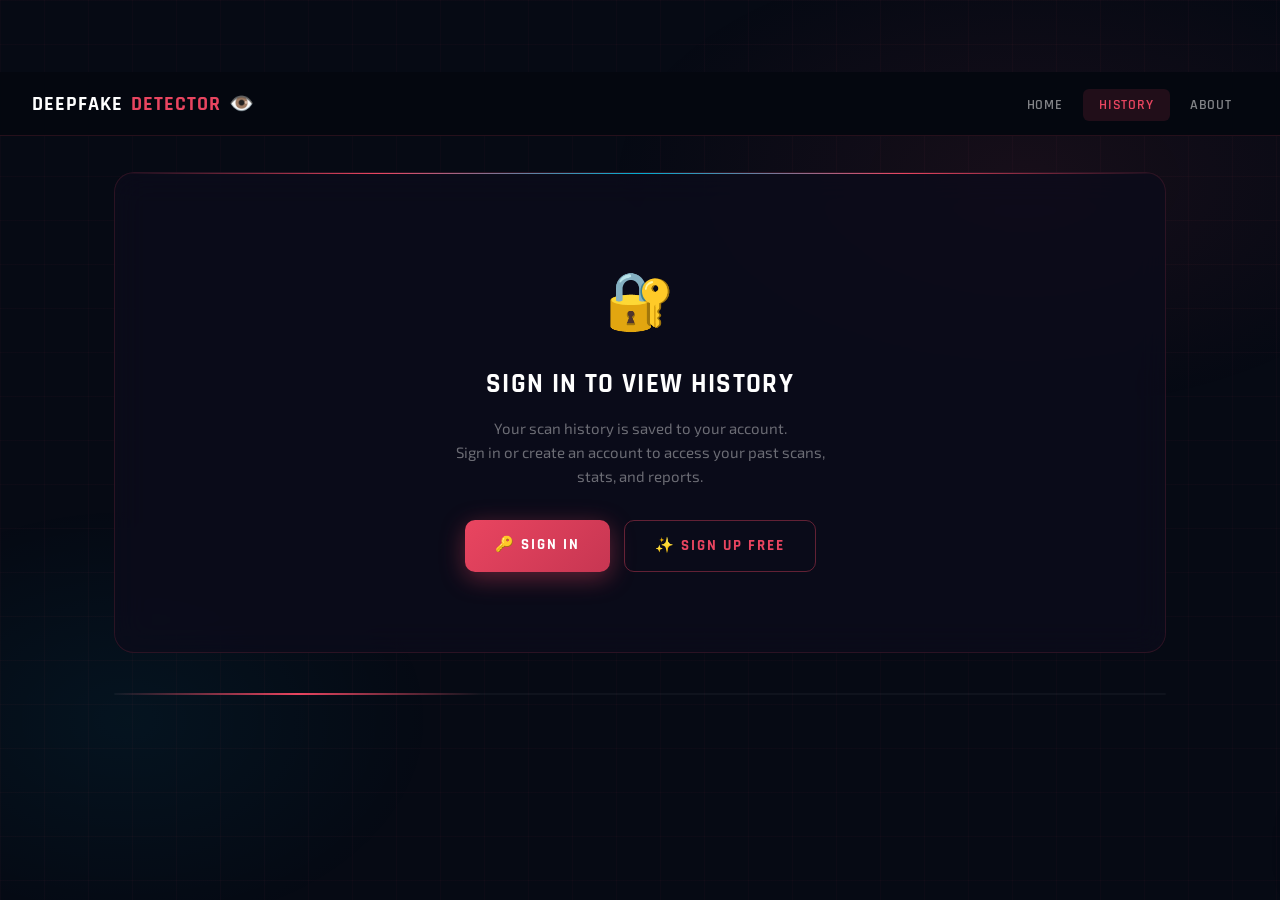
<file: frontend/history.html>
<!DOCTYPE html>
<html lang="en" data-theme="dark">
<head>
  <meta charset="UTF-8"/>
  <meta name="viewport" content="width=device-width, initial-scale=1.0"/>
  <title>Scan History — DeepFake Detector</title>
  <link rel="preconnect" href="https://fonts.googleapis.com">
  <link href="https://fonts.googleapis.com/css2?family=Rajdhani:wght@600;700&family=Exo+2:wght@400;500;600&family=Space+Mono:wght@400;700&display=swap" rel="stylesheet">
  <link rel="stylesheet" href="style.css"/>
  <link rel="stylesheet" href="hamburger.css"/>
  <link rel="stylesheet" href="mobile.css"/>
  <style>
    /* ── PAGE BASE ── */
    .history-page {
      min-height: 100vh;
      background: #060a14;
      padding-top: 72px;
      position: relative;
      overflow-x: hidden;
    }

    /* Animated grid bg */
    .history-bg {
      position: fixed; inset: 0; z-index: 0; pointer-events: none;
      background:
        radial-gradient(ellipse 50% 40% at 80% 20%, rgba(233,69,96,0.08) 0%, transparent 65%),
        radial-gradient(ellipse 40% 40% at 10% 80%, rgba(0,212,255,0.05) 0%, transparent 60%);
    }
    .history-bg::before {
      content: '';
      position: absolute; inset: 0;
      background-image:
        linear-gradient(rgba(233,69,96,0.03) 1px, transparent 1px),
        linear-gradient(90deg, rgba(233,69,96,0.03) 1px, transparent 1px);
      background-size: 44px 44px;
    }

    /* ── MAIN WRAPPER ── */
    .history-main {
      position: relative; z-index: 2;
      max-width: 1100px; margin: 0 auto;
      padding: 36px 24px 60px;
    }

    /* ── PAGE HEADER ── */
    .page-header {
      display: flex; align-items: center; justify-content: space-between;
      flex-wrap: wrap; gap: 16px; margin-bottom: 28px;
    }
    .page-header-left h1 {
      font-family: 'Rajdhani', sans-serif;
      font-size: 1.9rem; font-weight: 700;
      color: #fff; text-transform: uppercase; letter-spacing: 0.05em;
      line-height: 1.1;
    }
    .page-header-left h1 strong { color: #e94560; }
    .page-header-left p {
      font-family: 'Space Mono', monospace;
      font-size: 11px; letter-spacing: 2px;
      color: rgba(255,255,255,0.3); margin-top: 4px;
    }

    /* ── SCAN QUOTA BADGE ── */
    .quota-badge {
      display: flex; align-items: center; gap: 10px;
      background: rgba(12,12,27,0.9);
      border: 1px solid rgba(233,69,96,0.25);
      border-radius: 12px; padding: 12px 18px;
      backdrop-filter: blur(10px);
    }
    .quota-icon { font-size: 18px; }
    .quota-text { font-family: 'Space Mono', monospace; font-size: 11px; }
    .quota-count { color: #e94560; font-weight: 700; font-size: 14px; display: block; }
    .quota-label { color: rgba(255,255,255,0.35); font-size: 10px; letter-spacing: 1px; }
    .quota-bar-wrap { width: 90px; height: 5px; background: rgba(255,255,255,0.07); border-radius: 3px; overflow: hidden; }
    .quota-bar { height: 100%; border-radius: 3px; transition: width 0.5s ease; }

    /* ── STATS ROW ── */
    .stats-row {
      display: grid; grid-template-columns: repeat(4, 1fr);
      gap: 14px; margin-bottom: 28px;
    }
    .stat-card {
      background: rgba(12,12,27,0.85);
      border: 1px solid rgba(255,255,255,0.07);
      border-radius: 14px; padding: 18px 20px;
      backdrop-filter: blur(10px);
      transition: border-color 0.25s;
    }
    .stat-card:hover { border-color: rgba(233,69,96,0.3); }
    .stat-val {
      font-family: 'Rajdhani', sans-serif;
      font-size: 1.9rem; font-weight: 700; color: #fff; line-height: 1;
    }
    .stat-val.red { color: #e94560; }
    .stat-val.green { color: #22c55e; }
    .stat-val.cyan { color: #00d4ff; }
    .stat-label {
      font-family: 'Space Mono', monospace;
      font-size: 10px; letter-spacing: 1.5px; text-transform: uppercase;
      color: rgba(255,255,255,0.3); margin-top: 5px;
    }

    /* ── FILTER BAR ── */
    .filter-bar {
      display: flex; align-items: center; gap: 10px;
      flex-wrap: wrap; margin-bottom: 20px;
    }
    .filter-btn {
      padding: 7px 16px; border-radius: 20px;
      font-family: 'Space Mono', monospace; font-size: 10px;
      letter-spacing: 1px; text-transform: uppercase;
      cursor: pointer; border: 1px solid rgba(255,255,255,0.1);
      background: transparent; color: rgba(255,255,255,0.4);
      transition: all 0.2s;
    }
    .filter-btn.active,
    .filter-btn:hover {
      background: rgba(233,69,96,0.12);
      border-color: rgba(233,69,96,0.4);
      color: #e94560;
    }
    .filter-btn.green-active { background: rgba(34,197,94,0.1); border-color: rgba(34,197,94,0.4); color: #22c55e; }

    /* ── SCAN LIST ── */
    .scan-list { display: flex; flex-direction: column; gap: 12px; }

    .scan-card {
      background: rgba(12,12,27,0.85);
      border: 1px solid rgba(255,255,255,0.07);
      border-radius: 14px; padding: 18px 22px;
      display: flex; align-items: center; gap: 18px;
      backdrop-filter: blur(10px);
      transition: all 0.25s; cursor: default;
      position: relative; overflow: hidden;
    }
    .scan-card::before {
      content: ''; position: absolute;
      left: 0; top: 0; bottom: 0; width: 3px;
    }
    .scan-card.ai::before  { background: #e94560; }
    .scan-card.real::before { background: #22c55e; }
    .scan-card:hover { transform: translateX(4px); border-color: rgba(233,69,96,0.2); }

    /* Verdict icon */
    .scan-icon {
      width: 46px; height: 46px; border-radius: 12px;
      display: flex; align-items: center; justify-content: center;
      font-size: 20px; flex-shrink: 0;
    }
    .scan-icon.ai   { background: rgba(233,69,96,0.12); }
    .scan-icon.real { background: rgba(34,197,94,0.1); }

    /* Info */
    .scan-info { flex: 1; min-width: 0; }
    .scan-verdict {
      font-family: 'Rajdhani', sans-serif; font-weight: 700;
      font-size: 15px; letter-spacing: 0.5px; text-transform: uppercase;
    }
    .scan-verdict.ai   { color: #e94560; }
    .scan-verdict.real { color: #22c55e; }
    .scan-meta {
      font-family: 'Space Mono', monospace; font-size: 10px;
      color: rgba(255,255,255,0.3); margin-top: 3px; letter-spacing: 0.5px;
    }

    /* Score pill */
    .scan-score {
      flex-shrink: 0; text-align: right;
    }
    .score-big {
      font-family: 'Rajdhani', sans-serif; font-size: 1.6rem; font-weight: 700;
      line-height: 1;
    }
    .score-big.ai   { color: #e94560; }
    .score-big.real { color: #22c55e; }
    .score-sub {
      font-family: 'Space Mono', monospace; font-size: 9px;
      color: rgba(255,255,255,0.25); letter-spacing: 1px;
    }

    /* Confidence badge */
    .conf-badge {
      padding: 3px 10px; border-radius: 6px;
      font-family: 'Space Mono', monospace; font-size: 9px;
      letter-spacing: 1px; font-weight: 700;
    }
    .conf-badge.HIGH   { background: rgba(233,69,96,0.15); color: #e94560; border: 1px solid rgba(233,69,96,0.3); }
    .conf-badge.MEDIUM { background: rgba(245,196,66,0.1);  color: #f5c842; border: 1px solid rgba(245,196,66,0.3); }
    .conf-badge.LOW    { background: rgba(34,197,94,0.1);   color: #22c55e; border: 1px solid rgba(34,197,94,0.3); }

    /* Mini score bars */
    .score-bars { margin-top: 8px; display: flex; flex-direction: column; gap: 4px; }
    .score-bar-row { display: flex; align-items: center; gap: 8px; }
    .score-bar-label { font-family: 'Space Mono', monospace; font-size: 9px; color: rgba(255,255,255,0.3); width: 28px; }
    .score-bar-track { flex: 1; height: 4px; background: rgba(255,255,255,0.06); border-radius: 2px; overflow: hidden; }
    .score-bar-fill  { height: 100%; border-radius: 2px; }
    .score-bar-fill.ai   { background: linear-gradient(90deg, #e94560, #ff6b86); }
    .score-bar-fill.real { background: linear-gradient(90deg, #22c55e, #4ade80); }
    .score-bar-pct { font-family: 'Space Mono', monospace; font-size: 9px; color: rgba(255,255,255,0.4); width: 34px; text-align: right; }

    /* ── EMPTY STATE ── */
    .empty-state {
      text-align: center; padding: 64px 24px;
      background: rgba(12,12,27,0.7);
      border: 1px solid rgba(255,255,255,0.06);
      border-radius: 20px; backdrop-filter: blur(10px);
    }
    .empty-icon { font-size: 52px; margin-bottom: 18px; }
    .empty-title {
      font-family: 'Rajdhani', sans-serif; font-size: 1.4rem; font-weight: 700;
      color: #fff; text-transform: uppercase; margin-bottom: 8px;
    }
    .empty-sub { font-family: 'Exo 2', sans-serif; font-size: 14px; color: rgba(255,255,255,0.35); margin-bottom: 24px; }
    .empty-btn {
      display: inline-block; padding: 12px 28px;
      background: linear-gradient(135deg, #e94560, #c73652);
      color: #fff; text-decoration: none; border-radius: 10px;
      font-family: 'Rajdhani', sans-serif; font-size: 14px; font-weight: 700;
      letter-spacing: 2px; text-transform: uppercase;
      box-shadow: 0 6px 24px rgba(233,69,96,0.35);
      transition: all 0.25s;
    }
    .empty-btn:hover { transform: translateY(-2px); box-shadow: 0 10px 32px rgba(233,69,96,0.5); }

    /* ── NOT LOGGED IN STATE ── */
    .signin-wall {
      text-align: center; padding: 80px 24px;
      background: rgba(12,12,27,0.8);
      border: 1px solid rgba(233,69,96,0.15);
      border-radius: 20px; backdrop-filter: blur(16px);
      position: relative; overflow: hidden;
    }
    .signin-wall::before {
      content: ''; position: absolute; top: -1px; left: -1px; right: -1px; height: 2px;
      background: linear-gradient(90deg, transparent, #e94560, rgba(0,212,255,0.8), #e94560, transparent);
      border-radius: 20px 20px 0 0;
    }
    .signin-wall-icon { font-size: 56px; margin-bottom: 20px; animation: eyePulse 3s ease-in-out infinite; }
    @keyframes eyePulse {
      0%,100% { filter: drop-shadow(0 0 8px rgba(233,69,96,0.4)); }
      50%      { filter: drop-shadow(0 0 20px rgba(233,69,96,0.8)); }
    }
    .signin-wall-title {
      font-family: 'Rajdhani', sans-serif; font-size: 1.7rem; font-weight: 700;
      color: #fff; text-transform: uppercase; letter-spacing: 0.05em; margin-bottom: 10px;
    }
    .signin-wall-sub {
      font-family: 'Exo 2', sans-serif; font-size: 15px;
      color: rgba(255,255,255,0.4); margin-bottom: 32px; max-width: 380px; margin-left: auto; margin-right: auto;
    }
    .signin-wall-btns { display: flex; gap: 14px; justify-content: center; flex-wrap: wrap; }
    .btn-primary-red {
      padding: 13px 30px;
      background: linear-gradient(135deg, #e94560, #c73652);
      color: #fff; text-decoration: none; border-radius: 10px;
      font-family: 'Rajdhani', sans-serif; font-size: 15px; font-weight: 700;
      letter-spacing: 2px; text-transform: uppercase;
      box-shadow: 0 6px 24px rgba(233,69,96,0.4); transition: all 0.25s;
    }
    .btn-primary-red:hover { transform: translateY(-2px); box-shadow: 0 10px 32px rgba(233,69,96,0.55); }
    .btn-outline-red {
      padding: 13px 30px;
      background: transparent; border: 1.5px solid rgba(233,69,96,0.4);
      color: #e94560; text-decoration: none; border-radius: 10px;
      font-family: 'Rajdhani', sans-serif; font-size: 15px; font-weight: 700;
      letter-spacing: 2px; text-transform: uppercase; transition: all 0.25s;
    }
    .btn-outline-red:hover { background: rgba(233,69,96,0.08); border-color: #e94560; }

    /* ── UPGRADE OVERLAY ── */
    #upgradeOverlay {
      display: none;
      position: fixed; inset: 0; z-index: 500;
      background: rgba(0,0,0,0.75); backdrop-filter: blur(8px);
      align-items: center; justify-content: center; padding: 20px;
    }
    #upgradeOverlay.show { display: flex; }
    .upgrade-modal {
      background: linear-gradient(145deg, #0c0c1f, #111130);
      border: 1px solid rgba(233,69,96,0.3);
      border-radius: 22px; padding: 40px 36px; max-width: 440px; width: 100%;
      text-align: center; position: relative;
      box-shadow: 0 32px 80px rgba(0,0,0,0.7), 0 0 80px rgba(233,69,96,0.07);
      animation: modalPop 0.3s cubic-bezier(0.34,1.56,0.64,1);
    }
    @keyframes modalPop {
      from { opacity:0; transform: scale(0.88) translateY(20px); }
      to   { opacity:1; transform: scale(1) translateY(0); }
    }
    .upgrade-modal::before {
      content: ''; position: absolute; top: -1px; left: -1px; right: -1px; height: 2px;
      background: linear-gradient(90deg, transparent, #e94560, #00d4ff, #e94560, transparent);
      border-radius: 22px 22px 0 0;
    }
    .upgrade-close {
      position: absolute; top: 14px; right: 16px;
      background: none; border: none; color: rgba(255,255,255,0.3);
      font-size: 18px; cursor: pointer; transition: color 0.2s; padding: 4px;
    }
    .upgrade-close:hover { color: #fff; }
    .upgrade-emoji { font-size: 52px; margin-bottom: 16px; }
    .upgrade-title {
      font-family: 'Rajdhani', sans-serif; font-size: 1.6rem; font-weight: 700;
      color: #fff; text-transform: uppercase; margin-bottom: 8px;
    }
    .upgrade-msg {
      font-family: 'Exo 2', sans-serif; font-size: 14px;
      color: rgba(255,255,255,0.45); line-height: 1.7; margin-bottom: 24px;
    }
    .upgrade-msg strong { color: #e94560; }
    .upgrade-timer {
      font-family: 'Space Mono', monospace; font-size: 12px;
      color: rgba(255,255,255,0.25); margin-bottom: 24px; letter-spacing: 1px;
    }
    .upgrade-timer span { color: #00d4ff; font-weight: 700; }
    .upgrade-actions { display: flex; flex-direction: column; gap: 10px; }
    .upgrade-btn-main {
      width: 100%; padding: 14px;
      background: linear-gradient(135deg, #e94560, #c73652);
      color: #fff; border: none; border-radius: 10px;
      font-family: 'Rajdhani', sans-serif; font-size: 15px; font-weight: 700;
      letter-spacing: 3px; text-transform: uppercase; cursor: pointer;
      box-shadow: 0 6px 24px rgba(233,69,96,0.4); transition: all 0.25s;
    }
    .upgrade-btn-main:hover { transform: translateY(-1px); box-shadow: 0 10px 32px rgba(233,69,96,0.55); }
    .upgrade-btn-sec {
      width: 100%; padding: 12px;
      background: transparent; border: 1px solid rgba(255,255,255,0.1);
      color: rgba(255,255,255,0.4); border-radius: 10px;
      font-family: 'Exo 2', sans-serif; font-size: 13px; cursor: pointer;
      transition: all 0.2s;
    }
    .upgrade-btn-sec:hover { border-color: rgba(255,255,255,0.2); color: rgba(255,255,255,0.7); }

    /* ── PAGINATION ── */
    .pagination {
      display: flex; align-items: center; justify-content: center;
      gap: 8px; margin-top: 28px;
    }
    .page-btn {
      width: 36px; height: 36px; border-radius: 9px;
      background: rgba(255,255,255,0.04); border: 1px solid rgba(255,255,255,0.08);
      color: rgba(255,255,255,0.4); font-family: 'Space Mono', monospace;
      font-size: 12px; cursor: pointer; transition: all 0.2s;
      display: flex; align-items: center; justify-content: center;
    }
    .page-btn:hover, .page-btn.active {
      background: rgba(233,69,96,0.12); border-color: rgba(233,69,96,0.4);
      color: #e94560;
    }
    .page-btn:disabled { opacity: 0.3; cursor: not-allowed; }

    /* ── SCAN COUNT TOAST (for limit warning) ── */
    #scanToast {
      position: fixed; bottom: 24px; right: 24px; z-index: 400;
      background: rgba(12,12,27,0.95); border: 1px solid rgba(233,69,96,0.35);
      border-radius: 14px; padding: 14px 18px;
      display: flex; align-items: center; gap: 12px;
      backdrop-filter: blur(16px); box-shadow: 0 8px 32px rgba(0,0,0,0.5);
      transform: translateX(120%); transition: transform 0.35s cubic-bezier(0.34,1.2,0.64,1);
      max-width: 320px;
    }
    #scanToast.visible { transform: translateX(0); }
    .toast-icon { font-size: 22px; flex-shrink: 0; }
    .toast-text { font-family: 'Exo 2', sans-serif; font-size: 13px; color: rgba(255,255,255,0.75); line-height: 1.5; }
    .toast-text strong { color: #e94560; }

    /* ── LOADING SKELETON ── */
    .skeleton {
      background: rgba(255,255,255,0.04); border-radius: 14px;
      height: 80px; margin-bottom: 12px;
      animation: shimmer 1.5s ease-in-out infinite;
    }
    @keyframes shimmer {
      0%,100% { opacity: 0.4; } 50% { opacity: 0.8; }
    }

    /* ── SCAN BAR (bottom) ── */
    .scan-bottom-bar {
      height: 2px; background: rgba(255,255,255,0.04);
      border-radius: 2px; margin-top: 40px; overflow: hidden;
    }
    .scan-bottom-bar::after {
      content: ''; display: block; height: 100%; width: 35%;
      background: linear-gradient(90deg, transparent, #e94560, transparent);
      animation: scanMove 2.5s ease-in-out infinite;
    }
    @keyframes scanMove { 0% { transform: translateX(-200%); } 100% { transform: translateX(400%); } }

    /* ── MOBILE ── */
    @media (max-width: 768px) {
      .history-main { padding: 24px 16px 48px; }
      .stats-row { grid-template-columns: repeat(2, 1fr); gap: 10px; }
      .stat-card { padding: 14px 16px; }
      .stat-val { font-size: 1.5rem; }
      .page-header { flex-direction: column; align-items: flex-start; gap: 12px; }
      .scan-card { padding: 14px 16px; gap: 12px; }
      .score-bars { display: none; }
      .upgrade-modal { padding: 28px 22px; }
      .filter-bar { gap: 8px; }
      #scanToast { bottom: 72px; right: 12px; left: 12px; max-width: 100%; }
    }
    @media (max-width: 400px) {
      .stats-row { grid-template-columns: 1fr 1fr; }
    }
  </style>
</head>
<body class="history-page">

  <div class="history-bg"></div>

  <!-- ── NAV ── -->
  <nav>
    <div class="nav-logo">DeepFake <strong>Detector</strong><span>👁️</span></div>
    <div class="nav-right">
      <ul class="nav-links">
        <li><a href="index.html">Home</a></li>
        <li><a href="history.html" class="active">History</a></li>
        <li><a href="about.html">About</a></li>
      </ul>
      <button class="hamburger-btn" id="hamburgerBtn" onclick="toggleMenu()" aria-label="Open menu">
        <span class="bar"></span><span class="bar"></span><span class="bar"></span>
      </button>
    </div>
  </nav>

  <!-- ── SIDE MENU ── -->
  <div class="menu-overlay" id="menuOverlay" onclick="closeMenu()"></div>
  <aside class="side-menu" id="sideMenu">
    <div class="menu-header">
      <div class="menu-logo">👁️ DeepFake <strong>Detector</strong></div>
      <button class="menu-close" onclick="closeMenu()">✕</button>
    </div>
    <div class="menu-profile">
      <div class="menu-profile-guest" id="menuGuestSection">
        <div class="menu-guest-text"><strong>👋 Welcome!</strong> Sign in to save scan history</div>
        <div class="menu-auth-btns">
          <a href="signin.html" class="menu-btn-signin" onclick="closeMenu()">🔑 Sign In</a>
          <a href="signup.html" class="menu-btn-signup" onclick="closeMenu()">✨ Sign Up</a>
        </div>
      </div>
      <div class="menu-profile-user" id="menuUserSection">
        <div class="menu-avatar" id="menuAvatarText">MK</div>
        <div class="menu-user-info">
          <span class="menu-user-name" id="menuUserName">Manish Kumar</span>
          <span class="menu-user-email" id="menuUserEmail">manish@gmail.com</span>
          <span class="menu-scan-badge" id="menuScanBadge">⚡ 0/4 scans today</span>
        </div>
        <button class="menu-edit-btn" onclick="editProfile()">✏️</button>
      </div>
    </div>
    <nav class="menu-nav">
      <div class="menu-section-label">Navigation</div>
      <a href="index.html"   class="menu-nav-item" onclick="closeMenu()"><span class="menu-nav-icon">🏠</span><span class="menu-nav-text">Home</span></a>
      <a href="history.html" class="menu-nav-item active" onclick="closeMenu()"><span class="menu-nav-icon">📋</span><span class="menu-nav-text">History</span></a>
      <a href="about.html"   class="menu-nav-item" onclick="closeMenu()"><span class="menu-nav-icon">ℹ️</span><span class="menu-nav-text">About</span></a>
      <div class="menu-divider"></div>
      <div class="menu-section-label">Account</div>
      <a href="signin.html"  class="menu-nav-item" id="menuSignInLink" onclick="closeMenu()"><span class="menu-nav-icon">🔑</span><span class="menu-nav-text">Sign In</span></a>
      <a href="signup.html"  class="menu-nav-item" id="menuSignUpLink" onclick="closeMenu()"><span class="menu-nav-icon">✨</span><span class="menu-nav-text">Sign Up</span></a>
      <button class="menu-nav-item signout" id="menuSignOutBtn" style="display:none;" onclick="signOut()"><span class="menu-nav-icon">🚪</span><span class="menu-nav-text">Sign Out</span></button>
    </nav>
    <div class="menu-footer">
      <div class="theme-row">
        <div class="theme-row-label">
          <div class="theme-row-icon" id="themeRowIcon">🌙</div>
          <span id="themeRowText">Dark Mode</span>
        </div>
        <label class="theme-switch">
          <input type="checkbox" id="themeSwitchInput" onchange="toggleThemeSwitch(this)">
          <span class="theme-slider"></span>
        </label>
      </div>
    </div>
  </aside>

  <!-- ── MAIN CONTENT ── -->
  <main class="history-main" id="mainContent"></main>

  <!-- ── UPGRADE OVERLAY ── -->
  <div id="upgradeOverlay">
    <div class="upgrade-modal">
      <button class="upgrade-close" onclick="closeUpgrade()">✕</button>
      <div class="upgrade-emoji" id="upgradeEmoji">🚀</div>
      <div class="upgrade-title" id="upgradeTitle">Limit Reached</div>
      <div class="upgrade-msg"  id="upgradeMsg">You've used all your scans.</div>
      <div class="upgrade-timer" id="upgradeTimer" style="display:none;">
        Resets in <span id="timerVal">--:--:--</span>
      </div>
      <div class="upgrade-actions">
        <button class="upgrade-btn-main" onclick="goUpgrade()">⚡ Upgrade to Premium</button>
        <button class="upgrade-btn-sec"  id="upgradeBtnSec" onclick="closeUpgrade()">Maybe Later</button>
      </div>
    </div>
  </div>

  <!-- ── SCAN TOAST ── -->
  <div id="scanToast">
    <div class="toast-icon" id="toastIcon">⚠️</div>
    <div class="toast-text" id="toastMsg">You have <strong>1 scan</strong> remaining today.</div>
  </div>

  <script src="hamburger.js"></script>
  <script>
  // ══════════════════════════════════════════════════════
  //  HISTORY PAGE — Core Logic
  // ══════════════════════════════════════════════════════

  const API         = 'http://127.0.0.1:5000';
  const FREE_LIMIT  = 4;
  const STORAGE_KEY = 'df_guest_scans'; // for non-logged-in users

  let currentFilter = 'all';
  let currentPage   = 1;
  const PER_PAGE    = 8;

  // ── Session ──
  function getUser()  { try { return JSON.parse(localStorage.getItem('df_user')); } catch { return null; } }
  function isLoggedIn(){ return getUser() !== null; }

  // ── Guest scan tracking (localStorage) ──
  function getGuestScans() {
    try {
      const d = JSON.parse(localStorage.getItem(STORAGE_KEY) || '{}');
      const today = new Date().toDateString();
      if (d.date !== today) return { date: today, count: 0, scans: [] };
      return d;
    } catch { return { date: new Date().toDateString(), count: 0, scans: [] }; }
  }
  function saveGuestScans(data) {
    localStorage.setItem(STORAGE_KEY, JSON.stringify(data));
  }

  // ── Check scan limit ── (called from index.html before scan)
  // Returns: { allowed: bool, reason: 'ok'|'guest_limit'|'user_limit' }
  function checkScanAllowed() {
    if (!isLoggedIn()) {
      const g = getGuestScans();
      if (g.count >= FREE_LIMIT) return { allowed: false, reason: 'guest_limit' };
      return { allowed: true, reason: 'ok' };
    }
    const user = getUser();
    const scansToday = user.scansToday || 0;
    const plan       = user.plan || 'free';
    const limit      = plan === 'premium' ? 20 : FREE_LIMIT;
    if (scansToday >= limit) return { allowed: false, reason: 'user_limit' };
    return { allowed: true, reason: 'ok' };
  }

  // ── Record a scan ── (call this after each successful scan)
  function recordScan(scanResult) {
    if (!isLoggedIn()) {
      // Guest: save locally
      const g = getGuestScans();
      g.count++;
      g.scans.unshift({
        id:         Date.now(),
        verdict:    scanResult.verdict,
        ai_score:   scanResult.ai_score,
        real_score: scanResult.real_score,
        confidence: scanResult.confidence,
        scanned_at: new Date().toISOString()
      });
      saveGuestScans(g);
      // Warn if 1 scan left
      if (g.count === FREE_LIMIT - 1) showToast('⚠️', `Only <strong>1 scan</strong> remaining today. Sign in for more.`);
      if (g.count >= FREE_LIMIT)      showUpgrade('guest_limit');
    } else {
      // Logged in: update session count + save to backend
      const user = getUser();
      user.scansToday = (user.scansToday || 0) + 1;
      localStorage.setItem('df_user', JSON.stringify(user));
      const limit = user.plan === 'premium' ? 20 : FREE_LIMIT;
      if (user.scansToday === limit - 1) showToast('⚠️', `Only <strong>1 scan</strong> remaining today.`);
      // Save to MySQL via Flask
      saveScanToDB(scanResult);
    }
  }

  async function saveScanToDB(scanResult) {
    const user = getUser();
    if (!user) return;
    try {
      await fetch(`${API}/api/scan/save`, {
        method: 'POST',
        headers: { 'Content-Type': 'application/json' },
        body: JSON.stringify({ user_id: user.id, ...scanResult })
      });
    } catch(e) { console.warn('Save scan failed:', e); }
  }

  // ── Show upgrade modal ──
  function showUpgrade(reason) {
    const overlay = document.getElementById('upgradeOverlay');
    const emoji   = document.getElementById('upgradeEmoji');
    const title   = document.getElementById('upgradeTitle');
    const msg     = document.getElementById('upgradeMsg');
    const timer   = document.getElementById('upgradeTimer');
    const secBtn  = document.getElementById('upgradeBtnSec');

    if (reason === 'guest_limit') {
      emoji.textContent = '🔐';
      title.textContent = 'Sign In to Continue';
      msg.innerHTML = `You've used your <strong>${FREE_LIMIT} free scans</strong> for today.<br>Sign in to unlock more scans or upgrade to premium.`;
      timer.style.display = 'block';
      secBtn.textContent = 'Sign In Instead';
      secBtn.onclick = () => window.location.href = 'signin.html';
      startResetTimer();
    } else {
      emoji.textContent = '🚀';
      title.textContent = 'Daily Limit Reached';
      msg.innerHTML = `You've used all <strong>${FREE_LIMIT} free scans</strong> for today.<br>Upgrade to Premium for <strong>20 scans/day</strong> and unlock advanced features.`;
      timer.style.display = 'block';
      secBtn.textContent = 'Try Again in 24 Hours';
      secBtn.onclick = closeUpgrade;
      startResetTimer();
    }

    overlay.classList.add('show');
  }

  function closeUpgrade() {
    document.getElementById('upgradeOverlay').classList.remove('show');
  }

  function goUpgrade() {
    window.location.href = 'upgrade.html'; // payment page (future)
  }

  // ── Countdown to midnight reset ──
  let timerInterval;
  function startResetTimer() {
    clearInterval(timerInterval);
    function update() {
      const now   = new Date();
      const next  = new Date(); next.setHours(24,0,0,0);
      const diff  = next - now;
      const h = Math.floor(diff/3600000);
      const m = Math.floor((diff%3600000)/60000);
      const s = Math.floor((diff%60000)/1000);
      const el = document.getElementById('timerVal');
      if (el) el.textContent = `${String(h).padStart(2,'0')}:${String(m).padStart(2,'0')}:${String(s).padStart(2,'0')}`;
    }
    update();
    timerInterval = setInterval(update, 1000);
  }

  // ── Toast notification ──
  let toastTimeout;
  function showToast(icon, msg) {
    const t = document.getElementById('scanToast');
    document.getElementById('toastIcon').textContent = icon;
    document.getElementById('toastMsg').innerHTML = msg;
    t.classList.add('visible');
    clearTimeout(toastTimeout);
    toastTimeout = setTimeout(() => t.classList.remove('visible'), 4000);
  }

  // ── Render page ──
  function render() {
    const main = document.getElementById('mainContent');
    const user = getUser();

    if (!isLoggedIn()) {
      renderNotLoggedIn(main);
    } else {
      renderHistory(main, user);
    }

    // Update menu
    updateMenuState(user);
  }

  // ── NOT LOGGED IN ──
  function renderNotLoggedIn(main) {
    main.innerHTML = `
      <div class="signin-wall">
        <div class="signin-wall-icon">🔐</div>
        <div class="signin-wall-title">Sign In to View History</div>
        <div class="signin-wall-sub">
          Your scan history is saved to your account.<br>
          Sign in or create an account to access your past scans, stats, and reports.
        </div>
        <div class="signin-wall-btns">
          <a href="signin.html" class="btn-primary-red">🔑 Sign In</a>
          <a href="signin.html?tab=signup" class="btn-outline-red">✨ Sign Up Free</a>
        </div>
      </div>
      <div class="scan-bottom-bar"></div>`;
  }

  // ── LOGGED IN HISTORY VIEW ──
  async function renderHistory(main, user) {
    // Show skeleton while loading
    main.innerHTML = `
      <div class="page-header">
        <div class="page-header-left">
          <h1>Scan <strong>History</strong></h1>
          <p>// YOUR ANALYSIS RECORDS</p>
        </div>
        <div class="quota-badge">
          <div class="quota-icon">⚡</div>
          <div class="quota-text">
            <span class="quota-count" id="quotaCount">- / ${user.plan === 'premium' ? 20 : FREE_LIMIT}</span>
            <span class="quota-label">SCANS TODAY</span>
          </div>
          <div class="quota-bar-wrap"><div class="quota-bar" id="quotaBar" style="width:0%;background:#e94560;"></div></div>
        </div>
      </div>
      <div class="stats-row" id="statsRow">
        ${[1,2,3,4].map(()=>'<div class="skeleton"></div>').join('')}
      </div>
      <div class="filter-bar" id="filterBar" style="opacity:0;"></div>
      <div class="scan-list" id="scanList">
        ${[1,2,3].map(()=>'<div class="skeleton"></div>').join('')}
      </div>`;

    // Fetch data
    const [histRes, statsRes] = await Promise.all([
      fetchHistory(user.id, currentPage),
      fetchStats(user.id)
    ]);

    renderStats(statsRes, user);
    renderFilterBar();
    renderList(histRes);
    updateQuota(user, statsRes);
  }

  // ── Fetch from API (fallback to localStorage) ──
  async function fetchHistory(userId, page) {
    try {
      const res = await fetch(`${API}/api/scan/history/${userId}?page=${page}&limit=${PER_PAGE}`);
      if (res.ok) return await res.json();
    } catch {}
    // Fallback: empty
    return { success: true, history: [], total: 0, pages: 1 };
  }

  async function fetchStats(userId) {
    try {
      const res = await fetch(`${API}/api/scan/stats/${userId}`);
      if (res.ok) return await res.json();
    } catch {}
    return { success: false, stats: { total_scans:0, ai_count:0, real_count:0, avg_ai_score:0, scans_today:0, limit:4, plan:'free' } };
  }

  // ── Stats cards ──
  function renderStats(statsRes, user) {
    const s = statsRes?.stats || {};
    document.getElementById('statsRow').innerHTML = `
      <div class="stat-card">
        <div class="stat-val cyan">${s.total_scans || 0}</div>
        <div class="stat-label">Total Scans</div>
      </div>
      <div class="stat-card">
        <div class="stat-val red">${s.ai_count || 0}</div>
        <div class="stat-label">DeepFakes Found</div>
      </div>
      <div class="stat-card">
        <div class="stat-val green">${s.real_count || 0}</div>
        <div class="stat-label">Real Images</div>
      </div>
      <div class="stat-card">
        <div class="stat-val">${s.avg_ai_score ? s.avg_ai_score.toFixed(1) + '%' : '—'}</div>
        <div class="stat-label">Avg AI Score</div>
      </div>`;
  }

  // ── Quota bar ──
  function updateQuota(user, statsRes) {
    const s      = statsRes?.stats || {};
    const today  = s.scans_today || (user.scansToday || 0);
    const limit  = user.plan === 'premium' ? 20 : FREE_LIMIT;
    const pct    = Math.min((today / limit) * 100, 100);
    const color  = pct >= 100 ? '#ef4444' : pct >= 75 ? '#f59e0b' : '#22c55e';

    const qc = document.getElementById('quotaCount');
    const qb = document.getElementById('quotaBar');
    if (qc) qc.textContent = `${today} / ${limit}`;
    if (qb) { qb.style.width = pct + '%'; qb.style.background = color; }
  }

  // ── Filter bar ──
  function renderFilterBar() {
    const fb = document.getElementById('filterBar');
    fb.style.opacity = '1';
    fb.innerHTML = `
      <button class="filter-btn ${currentFilter==='all'?'active':''}"           onclick="setFilter('all')">All</button>
      <button class="filter-btn ${currentFilter==='ai_generated'?'active':''}"  onclick="setFilter('ai_generated')">🤖 DeepFake</button>
      <button class="filter-btn ${currentFilter==='real'?'green-active':''}"    onclick="setFilter('real')">✅ Real</button>
      <button class="filter-btn ${currentFilter==='HIGH'?'active':''}"          onclick="setFilter('HIGH')">🔥 High Conf.</button>`;
  }

  function setFilter(f) {
    currentFilter = f;
    currentPage   = 1;
    render();
  }

  // ── Scan list ──
  function renderList(histRes) {
    const list = document.getElementById('scanList');
    if (!list) return;

    let items = histRes?.history || [];

    // Client-side filter
    if (currentFilter !== 'all') {
      items = items.filter(s =>
        s.verdict === currentFilter || s.confidence === currentFilter
      );
    }

    if (items.length === 0) {
      list.innerHTML = `
        <div class="empty-state">
          <div class="empty-icon">📭</div>
          <div class="empty-title">No Scans Yet</div>
          <div class="empty-sub">${currentFilter !== 'all' ? 'No scans match this filter.' : 'Upload your first image to get started.'}</div>
          <a href="index.html" class="empty-btn">🔍 Scan an Image</a>
        </div>`;
      return;
    }

    list.innerHTML = items.map(s => scanCardHTML(s)).join('');

    // Render pagination
    renderPagination(histRes.total || items.length, histRes.pages || 1);
  }

  // ── Scan card ──
  function scanCardHTML(s) {
    const isAI    = s.verdict === 'ai_generated';
    const cls     = isAI ? 'ai' : 'real';
    const icon    = isAI ? '🤖' : '✅';
    const label   = isAI ? 'AI Generated' : 'Real Image';
    const score   = isAI ? s.ai_score : s.real_score;
    const aiPct   = parseFloat(s.ai_score   || 0).toFixed(1);
    const realPct = parseFloat(s.real_score || 0).toFixed(1);
    const conf    = s.confidence || 'MEDIUM';
    const time    = s.scanned_at ? formatTime(s.scanned_at) : '—';
    const model   = s.model_used || 'CNN + HuggingFace';

    return `
    <div class="scan-card ${cls}">
      <div class="scan-icon ${cls}">${icon}</div>
      <div class="scan-info">
        <div class="scan-verdict ${cls}">${label}</div>
        <div class="scan-meta">${time}  ·  ${model}</div>
        <div class="score-bars">
          <div class="score-bar-row">
            <div class="score-bar-label">AI</div>
            <div class="score-bar-track"><div class="score-bar-fill ai" style="width:${aiPct}%"></div></div>
            <div class="score-bar-pct">${aiPct}%</div>
          </div>
          <div class="score-bar-row">
            <div class="score-bar-label">Real</div>
            <div class="score-bar-track"><div class="score-bar-fill real" style="width:${realPct}%"></div></div>
            <div class="score-bar-pct">${realPct}%</div>
          </div>
        </div>
      </div>
      <div class="scan-score">
        <div class="score-big ${cls}">${parseFloat(score).toFixed(1)}%</div>
        <div class="score-sub">${isAI ? 'AI SCORE' : 'REAL SCORE'}</div>
        <div style="margin-top:8px;"><span class="conf-badge ${conf}">${conf}</span></div>
      </div>
    </div>`;
  }

  // ── Pagination ──
  function renderPagination(total, pages) {
    if (pages <= 1) return;
    const list = document.getElementById('scanList');
    const p = document.createElement('div');
    p.className = 'pagination';
    p.innerHTML = `
      <button class="page-btn" onclick="gotoPage(${currentPage-1})" ${currentPage<=1?'disabled':''}>‹</button>
      ${Array.from({length:pages},(_,i)=>i+1).map(n=>`<button class="page-btn ${n===currentPage?'active':''}" onclick="gotoPage(${n})">${n}</button>`).join('')}
      <button class="page-btn" onclick="gotoPage(${currentPage+1})" ${currentPage>=pages?'disabled':''}>›</button>`;
    list.appendChild(p);
  }

  function gotoPage(n) {
    currentPage = n;
    render();
    window.scrollTo({ top: 0, behavior: 'smooth' });
  }

  // ── Format timestamp ──
  function formatTime(ts) {
    try {
      const d = new Date(ts);
      return d.toLocaleDateString('en-IN', { day:'numeric', month:'short', year:'numeric' })
             + '  ' + d.toLocaleTimeString('en-IN', { hour:'2-digit', minute:'2-digit' });
    } catch { return ts; }
  }

  // ── Menu state update ──
  function updateMenuState(user) {
    const guestSec  = document.getElementById('menuGuestSection');
    const userSec   = document.getElementById('menuUserSection');
    const signInLnk = document.getElementById('menuSignInLink');
    const signUpLnk = document.getElementById('menuSignUpLink');
    const signOutBtn= document.getElementById('menuSignOutBtn');
    const scanBadge = document.getElementById('menuScanBadge');

    if (user) {
      if (guestSec)  guestSec.style.display  = 'none';
      if (userSec)   userSec.style.display   = 'flex';
      if (signInLnk) signInLnk.style.display = 'none';
      if (signUpLnk) signUpLnk.style.display = 'none';
      if (signOutBtn)signOutBtn.style.display = 'flex';
      if (document.getElementById('menuUserName'))  document.getElementById('menuUserName').textContent  = user.name || 'User';
      if (document.getElementById('menuUserEmail')) document.getElementById('menuUserEmail').textContent = user.email || '';
      if (document.getElementById('menuAvatarText')) {
        const initials = (user.name||'U').split(' ').map(w=>w[0]).join('').toUpperCase().slice(0,2);
        document.getElementById('menuAvatarText').textContent = initials;
      }
      const limit = user.plan === 'premium' ? 20 : FREE_LIMIT;
      if (scanBadge) scanBadge.textContent = `⚡ ${user.scansToday||0}/${limit} scans today`;
    } else {
      if (guestSec)  guestSec.style.display  = 'block';
      if (userSec)   userSec.style.display   = 'none';
      if (signInLnk) signInLnk.style.display = 'flex';
      if (signUpLnk) signUpLnk.style.display = 'flex';
      if (signOutBtn)signOutBtn.style.display = 'none';
    }
  }

  function signOut() {
    localStorage.removeItem('df_user');
    window.location.reload();
  }

  // ── INIT ──
  render();

  // Expose checkScanAllowed + recordScan globally so index.html can use them
  window.checkScanAllowed = checkScanAllowed;
  window.recordScan       = recordScan;
  window.showUpgrade      = showUpgrade;
  </script>
</body>
</html>
</file>
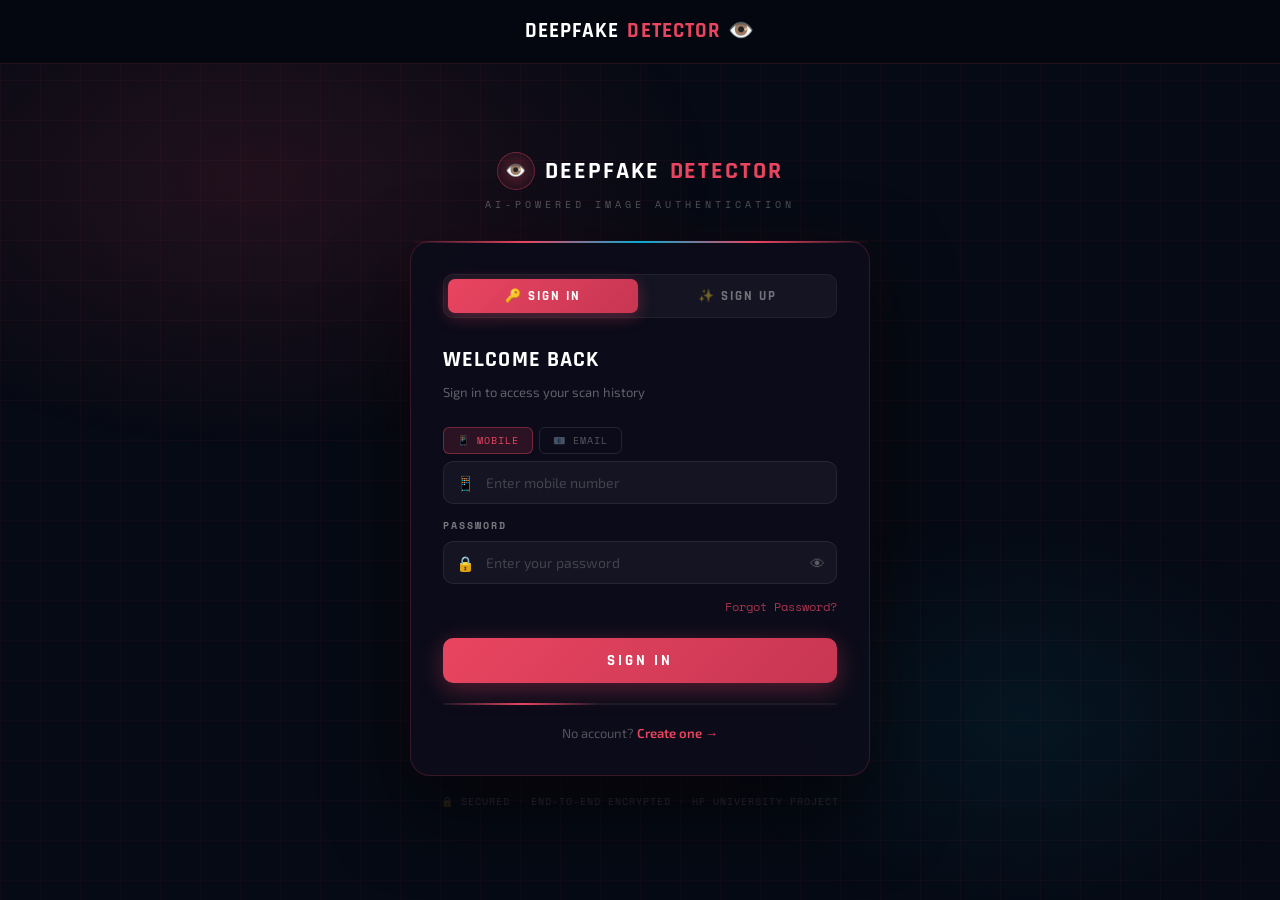
<file: frontend/signin.html>
<!DOCTYPE html>
<html lang="en" data-theme="dark">
<head>
  <meta charset="UTF-8"/>
  <meta name="viewport" content="width=device-width, initial-scale=1.0"/>
  <title>Sign In — DeepFake Detector</title>
  <link rel="preconnect" href="https://fonts.googleapis.com">
  <link href="https://fonts.googleapis.com/css2?family=Rajdhani:wght@600;700&family=Exo+2:wght@400;500;600&family=Space+Mono:wght@400;700&display=swap" rel="stylesheet">
  <link rel="stylesheet" href="style.css"/>
  <link rel="stylesheet" href="hamburger.css"/>
  <link rel="stylesheet" href="mobile.css"/>
  <style>
    /* ── BASE ── */
    html, body {
      min-height: 100%;
      /* FIX: overflow:auto instead of hidden — scroll kaam karega */
      overflow-x: hidden;
      overflow-y: auto;
    }
    .auth-page {
      min-height: 100vh;
      display: flex;
      flex-direction: column;
      background: #060a14;
      position: relative;
      /* FIX: overflow removed */
    }

    /* Animated bg grid */
    .auth-bg {
      position: fixed; inset: 0; z-index: 0; pointer-events: none;
      background:
        radial-gradient(ellipse 60% 50% at 20% 20%, rgba(233,69,96,0.12) 0%, transparent 60%),
        radial-gradient(ellipse 40% 40% at 80% 80%, rgba(0,212,255,0.06) 0%, transparent 60%);
    }
    .auth-bg::before {
      content: '';
      position: absolute; inset: 0;
      background-image:
        linear-gradient(rgba(233,69,96,0.04) 1px, transparent 1px),
        linear-gradient(90deg, rgba(233,69,96,0.04) 1px, transparent 1px);
      background-size: 40px 40px;
      animation: gridMove 20s linear infinite;
    }
    @keyframes gridMove { to { transform: translateY(40px); } }

    /* Particles */
    .particle {
      position: fixed; width: 2px; height: 2px;
      background: rgba(233,69,96,0.6); border-radius: 50%;
      animation: floatUp linear infinite; pointer-events: none; z-index: 0;
    }
    @keyframes floatUp {
      0%   { transform: translateY(100vh); opacity: 0; }
      10%  { opacity: 1; }
      90%  { opacity: 1; }
      100% { transform: translateY(-100px) translateX(60px); opacity: 0; }
    }

    /* ── AUTH WRAPPER — FIX: no min-height:100vh, use padding only ── */
    .auth-wrapper {
      position: relative; z-index: 10;
      flex: 1;
      display: flex; align-items: flex-start; justify-content: center;
      /* FIX: padding-top handles nav offset, no min-height needed */
      padding: 88px 20px 48px;
    }
    .auth-container { width: 100%; max-width: 460px; }

    /* Brand */
    .auth-brand { text-align: center; margin-bottom: 28px; }
    .auth-brand-logo {
      font-family: 'Rajdhani', sans-serif;
      font-size: 1.5rem; font-weight: 700;
      color: #fff; letter-spacing: 0.08em; text-transform: uppercase;
      display: flex; align-items: center; justify-content: center; gap: 10px;
    }
    .auth-brand-logo strong { color: #e94560; }
    .auth-brand-eye {
      width: 38px; height: 38px; border-radius: 50%;
      background: radial-gradient(circle, rgba(233,69,96,0.3), transparent);
      border: 1px solid rgba(233,69,96,0.4);
      display: flex; align-items: center; justify-content: center; font-size: 17px;
      animation: eyePulse 3s ease-in-out infinite;
    }
    @keyframes eyePulse {
      0%,100% { box-shadow: 0 0 10px rgba(233,69,96,0.3); }
      50%      { box-shadow: 0 0 24px rgba(233,69,96,0.7), 0 0 48px rgba(233,69,96,0.2); }
    }
    .auth-brand-sub {
      font-family: 'Space Mono', monospace; font-size: 10px;
      letter-spacing: 4px; color: rgba(255,255,255,0.3);
      text-transform: uppercase; margin-top: 7px;
    }

    /* Auth Card */
    .auth-card {
      background: rgba(12,12,27,0.92);
      border: 1px solid rgba(233,69,96,0.2);
      border-radius: 20px; padding: 32px;
      backdrop-filter: blur(20px);
      box-shadow: 0 32px 80px rgba(0,0,0,0.6), 0 0 60px rgba(233,69,96,0.05);
      position: relative;
    }
    .auth-card::before {
      content: '';
      position: absolute; top: -1px; left: -1px; right: -1px; height: 2px;
      background: linear-gradient(90deg, transparent, #e94560, rgba(0,212,255,0.8), #e94560, transparent);
      border-radius: 20px 20px 0 0;
    }

    /* Tabs */
    .auth-tabs {
      display: flex; gap: 4px;
      background: rgba(255,255,255,0.04);
      border: 1px solid rgba(255,255,255,0.06);
      border-radius: 10px; padding: 4px; margin-bottom: 24px;
    }
    .auth-tab {
      flex: 1; padding: 9px; border: none; border-radius: 7px;
      font-family: 'Rajdhani', sans-serif; font-size: 13px; font-weight: 700;
      letter-spacing: 2px; text-transform: uppercase;
      cursor: pointer; transition: all 0.25s;
      color: rgba(255,255,255,0.4); background: transparent;
    }
    .auth-tab.active {
      background: linear-gradient(135deg, #e94560, #c73652);
      color: #fff; box-shadow: 0 4px 16px rgba(233,69,96,0.35);
    }
    .auth-tab:not(.active):hover { color: rgba(255,255,255,0.7); background: rgba(255,255,255,0.05); }

    /* Headings */
    .auth-heading {
      font-family: 'Rajdhani', sans-serif; font-size: 1.4rem; font-weight: 700;
      color: #fff; text-transform: uppercase; letter-spacing: 0.05em; margin-bottom: 4px;
    }
    .auth-subheading {
      font-size: 13px; color: rgba(255,255,255,0.35);
      margin-bottom: 24px; font-family: 'Exo 2', sans-serif;
    }

    /* Form */
    .form-group { margin-bottom: 14px; position: relative; }
    .form-label {
      display: block; font-family: 'Space Mono', monospace; font-size: 10px;
      font-weight: 700; letter-spacing: 2px; text-transform: uppercase;
      color: rgba(255,255,255,0.45); margin-bottom: 7px;
    }
    .form-input-wrap { position: relative; }
    .form-input-icon {
      position: absolute; left: 13px; top: 50%; transform: translateY(-50%);
      font-size: 15px; pointer-events: none; z-index: 1;
    }
    .form-input {
      width: 100%; padding: 12px 12px 12px 42px;
      background: rgba(255,255,255,0.04);
      border: 1px solid rgba(255,255,255,0.08);
      border-radius: 10px; color: #e8ecf4;
      font-family: 'Exo 2', sans-serif; font-size: 14px;
      outline: none; transition: all 0.25s; box-sizing: border-box;
    }
    .form-input:focus {
      border-color: rgba(233,69,96,0.5);
      background: rgba(233,69,96,0.04);
      box-shadow: 0 0 0 3px rgba(233,69,96,0.1);
    }
    .form-input::placeholder { color: rgba(255,255,255,0.2); }
    select.form-input { cursor: pointer; }
    select.form-input option { background: #0c0c1b; color: #e8ecf4; }
    input[type="date"].form-input::-webkit-calendar-picker-indicator { filter: invert(0.4); cursor: pointer; }

    .pwd-toggle {
      position: absolute; right: 12px; top: 50%; transform: translateY(-50%);
      background: none; border: none; cursor: pointer;
      color: rgba(255,255,255,0.3); font-size: 15px; padding: 0; transition: color 0.2s;
    }
    .pwd-toggle:hover { color: rgba(255,255,255,0.7); }

    /* Identifier toggle */
    .identifier-toggle { display: flex; gap: 6px; margin-bottom: 7px; }
    .id-toggle-btn {
      padding: 5px 13px; border-radius: 6px;
      font-family: 'Space Mono', monospace; font-size: 10px;
      letter-spacing: 1px; text-transform: uppercase;
      cursor: pointer; border: 1px solid rgba(255,255,255,0.1);
      background: transparent; color: rgba(255,255,255,0.3); transition: all 0.2s;
    }
    .id-toggle-btn.active { background: rgba(233,69,96,0.15); border-color: rgba(233,69,96,0.4); color: #e94560; }

    /* Submit */
    .auth-submit {
      width: 100%; padding: 13px; margin-top: 6px;
      background: linear-gradient(135deg, #e94560, #c73652);
      color: #fff; border: none; border-radius: 10px;
      font-family: 'Rajdhani', sans-serif; font-size: 15px; font-weight: 700;
      letter-spacing: 3px; text-transform: uppercase;
      cursor: pointer; transition: all 0.25s;
      box-shadow: 0 6px 24px rgba(233,69,96,0.35);
      overflow: hidden; position: relative;
    }
    .auth-submit:hover { transform: translateY(-2px); box-shadow: 0 10px 32px rgba(233,69,96,0.5); }
    .auth-submit:disabled { opacity: 0.6; cursor: not-allowed; transform: none; }

    .auth-forgot { text-align: right; margin-top: -6px; margin-bottom: 14px; }
    .auth-forgot a { font-size: 12px; color: rgba(233,69,96,0.7); text-decoration: none; font-family: 'Space Mono', monospace; }
    .auth-forgot a:hover { color: #e94560; }

    /* Alert */
    .auth-alert {
      padding: 11px 14px; border-radius: 8px; font-size: 13px;
      font-family: 'Exo 2', sans-serif; margin-bottom: 14px; display: none;
    }
    .auth-alert.error { background: rgba(239,68,68,0.1); border: 1px solid rgba(239,68,68,0.3); color: #ef4444; display: flex; align-items: center; gap: 8px; }
    .auth-alert.success { background: rgba(16,185,129,0.1); border: 1px solid rgba(16,185,129,0.3); color: #10b981; display: flex; align-items: center; gap: 8px; }

    /* Scan bar */
    .auth-scan-bar { height: 2px; background: rgba(255,255,255,0.05); border-radius: 2px; margin-top: 20px; overflow: hidden; }
    .auth-scan-bar::after {
      content: ''; display: block; height: 100%; width: 40%;
      background: linear-gradient(90deg, transparent, #e94560, transparent);
      animation: scanBar 2s ease-in-out infinite;
    }
    @keyframes scanBar { 0% { transform: translateX(-150%); } 100% { transform: translateX(350%); } }

    /* Bottom link */
    .auth-bottom { text-align: center; margin-top: 18px; font-size: 13px; color: rgba(255,255,255,0.3); font-family: 'Exo 2', sans-serif; }
    .auth-bottom a { color: #e94560; text-decoration: none; font-weight: 600; }
    .auth-bottom a:hover { color: #ff6b86; }

    /* Spinner */
    .btn-spinner {
      display: inline-block; width: 14px; height: 14px;
      border: 2px solid rgba(255,255,255,0.3); border-top-color: #fff;
      border-radius: 50%; animation: spin 0.7s linear infinite;
      vertical-align: middle; margin-right: 7px;
    }
    @keyframes spin { to { transform: rotate(360deg); } }

    /* 2-col grid */
    .form-grid-2 { display: grid; grid-template-columns: 1fr 1fr; gap: 12px; }
    .form-grid-2 .form-group { margin-bottom: 0; }

    /* OTP Boxes */
    .otp-boxes { display: flex; gap: 10px; justify-content: center; margin: 20px 0; }
    .otp-box {
      width: 46px; height: 54px; text-align: center;
      font-size: 20px; font-weight: 700; font-family: 'Space Mono', monospace;
      color: #fff; background: rgba(255,255,255,0.04);
      border: 1px solid rgba(255,255,255,0.1);
      border-radius: 10px; outline: none; transition: all 0.2s; caret-color: #e94560;
    }
    .otp-box:focus { border-color: #e94560; background: rgba(233,69,96,0.08); box-shadow: 0 0 0 3px rgba(233,69,96,0.15); }
    .otp-box.filled { border-color: rgba(16,185,129,0.5); background: rgba(16,185,129,0.06); color: #10b981; }

    /* Strength bar */
    .strength-bar-wrap { margin-top: 7px; height: 4px; background: rgba(255,255,255,0.06); border-radius: 4px; overflow: hidden; }
    #strengthBar { height: 100%; width: 0%; border-radius: 4px; transition: all 0.3s; }
    #strengthText { font-size: 11px; font-family: 'Space Mono', monospace; margin-top: 4px; color: rgba(255,255,255,0.3); }

    /* Security note */
    .auth-security { text-align: center; margin-top: 18px; font-family: 'Space Mono', monospace; font-size: 10px; letter-spacing: 1px; color: rgba(255,255,255,0.15); }

    @media (max-width: 480px) {
      .auth-wrapper { padding: 72px 14px 40px; }
      .auth-card { padding: 22px 18px; border-radius: 16px; }
      .form-grid-2 { grid-template-columns: 1fr; }
      .otp-box { width: 38px; height: 46px; font-size: 18px; }
    }
  </style>
</head>
<body class="auth-page">

  <div class="auth-bg"></div>
  <div class="particle" style="left:10%;animation-duration:8s;"></div>
  <div class="particle" style="left:30%;animation-duration:12s;animation-delay:2s;"></div>
  <div class="particle" style="left:55%;animation-duration:9s;animation-delay:4s;background:rgba(0,212,255,0.5);"></div>
  <div class="particle" style="left:78%;animation-duration:11s;animation-delay:1s;"></div>

  <!-- Nav — auth page pe sirf logo -->
  <nav style="justify-content:center;">
    <div class="nav-logo" style="font-size:1.3rem;">DeepFake <strong>Detector</strong><span>👁️</span></div>
  </nav>


  <!-- Auth -->
  <div class="auth-wrapper">
    <div class="auth-container">

      <div class="auth-brand">
        <div class="auth-brand-logo">
          <div class="auth-brand-eye">👁️</div>
          DeepFake <strong>Detector</strong>
        </div>
        <div class="auth-brand-sub">AI-Powered Image Authentication</div>
      </div>

      <div class="auth-card">
        <div class="auth-tabs">
          <button class="auth-tab active" onclick="switchTab('signin')">🔑 Sign In</button>
          <button class="auth-tab" onclick="switchTab('signup')">✨ Sign Up</button>
        </div>

        <div class="auth-alert" id="authAlert"></div>

        <!-- SIGN IN -->
        <div id="signinForm">
          <h2 class="auth-heading">Welcome Back</h2>
          <p class="auth-subheading">Sign in to access your scan history</p>
          <div class="form-group">
            <div class="identifier-toggle">
              <button class="id-toggle-btn active" id="mobileToggle" onclick="switchIdentifier('mobile')">📱 Mobile</button>
              <button class="id-toggle-btn" id="emailToggle" onclick="switchIdentifier('email')">📧 Email</button>
            </div>
            <div class="form-input-wrap">
              <span class="form-input-icon" id="identifierIcon">📱</span>
              <input type="tel" class="form-input" id="loginIdentifier" placeholder="Enter mobile number"/>
            </div>
          </div>
          <div class="form-group">
            <label class="form-label">Password</label>
            <div class="form-input-wrap">
              <span class="form-input-icon">🔒</span>
              <input type="password" class="form-input" id="loginPassword" placeholder="Enter your password"/>
              <button class="pwd-toggle" onclick="togglePwd('loginPassword',this)">👁</button>
            </div>
          </div>
          <div class="auth-forgot"><a href="#">Forgot Password?</a></div>
          <button class="auth-submit" id="signinBtn" onclick="handleSignIn()">Sign In</button>
          <div class="auth-scan-bar"></div>
          <div class="auth-bottom">No account? <a href="#" onclick="switchTab('signup');return false;">Create one →</a></div>
        </div>

        <!-- SIGN UP -->
        <div id="signupForm" style="display:none;">
          <h2 class="auth-heading">Create Account</h2>
          <p class="auth-subheading">Join to save and track your scan history</p>
          <div class="form-grid-2">
            <div class="form-group">
              <label class="form-label">Full Name</label>
              <div class="form-input-wrap">
                <span class="form-input-icon">👤</span>
                <input type="text" class="form-input" id="regName" placeholder="Manish Kumar"/>
              </div>
            </div>
            <div class="form-group">
              <label class="form-label">Username</label>
              <div class="form-input-wrap">
                <span class="form-input-icon">🎯</span>
                <input type="text" class="form-input" id="regUsername" placeholder="manish_k"/>
              </div>
            </div>
          </div>
          <div class="form-group" style="margin-top:12px;">
            <label class="form-label">Email</label>
            <div class="form-input-wrap">
              <span class="form-input-icon">📧</span>
              <input type="email" class="form-input" id="regEmail" placeholder="manish@gmail.com"/>
            </div>
          </div>
          <div class="form-group">
            <label class="form-label">Mobile</label>
            <div class="form-input-wrap">
              <span class="form-input-icon">📱</span>
              <input type="tel" class="form-input" id="regMobile" placeholder="+91 98765 43210" maxlength="13"/>
            </div>
          </div>
          <div class="form-grid-2">
            <div class="form-group">
              <label class="form-label">Date of Birth</label>
              <div class="form-input-wrap">
                <span class="form-input-icon">🎂</span>
                <input type="date" class="form-input" id="regDob"/>
              </div>
            </div>
            <div class="form-group">
              <label class="form-label">Gender</label>
              <div class="form-input-wrap">
                <span class="form-input-icon">⚧</span>
                <select class="form-input" id="regGender">
                  <option value="" disabled selected>Select</option>
                  <option value="male">Male</option>
                  <option value="female">Female</option>
                  <option value="other">Other</option>
                  <option value="prefer_not">Prefer not to say</option>
                </select>
              </div>
            </div>
          </div>
          <div class="form-group" style="margin-top:12px;">
            <label class="form-label">City</label>
            <div class="form-input-wrap">
              <span class="form-input-icon">🏙️</span>
              <input type="text" class="form-input" id="regCity" placeholder="Shimla, HP"/>
            </div>
          </div>
          <button class="auth-submit" id="signupBtn" onclick="handleSignUp()">Continue → Get OTP</button>
          <div class="auth-scan-bar"></div>
          <div class="auth-bottom">Have account? <a href="#" onclick="switchTab('signin');return false;">Sign in →</a></div>
        </div>

        <!-- OTP -->
        <div id="otpForm" style="display:none;">
          <h2 class="auth-heading">Verify Mobile</h2>
          <p class="auth-subheading" id="otpSubtext">OTP sent to your mobile</p>
          <div style="text-align:center;margin:20px 0 8px;">
            <div style="font-size:44px;animation:eyePulse 2s infinite;">📱</div>
            <div style="font-family:'Space Mono',monospace;font-size:11px;letter-spacing:2px;color:rgba(255,255,255,0.4);margin-top:10px;">ENTER 6-DIGIT OTP</div>
          </div>
          <div class="otp-boxes" id="otpBoxes">
            <input type="text" class="otp-box" maxlength="1" inputmode="numeric"/>
            <input type="text" class="otp-box" maxlength="1" inputmode="numeric"/>
            <input type="text" class="otp-box" maxlength="1" inputmode="numeric"/>
            <input type="text" class="otp-box" maxlength="1" inputmode="numeric"/>
            <input type="text" class="otp-box" maxlength="1" inputmode="numeric"/>
            <input type="text" class="otp-box" maxlength="1" inputmode="numeric"/>
          </div>
          <div style="text-align:center;margin-bottom:18px;">
            <span style="font-size:12px;color:rgba(255,255,255,0.3);font-family:'Space Mono',monospace;">Resend in </span>
            <span id="otpTimer" style="color:#e94560;font-family:'Space Mono',monospace;font-size:12px;">30s</span>
            <button id="resendBtn" onclick="resendOTP()" style="display:none;background:none;border:none;color:#e94560;cursor:pointer;font-size:12px;font-family:'Space Mono',monospace;text-decoration:underline;">Resend OTP</button>
          </div>
          <button class="auth-submit" id="otpBtn" onclick="handleOTP()">Verify OTP</button>
          <div class="auth-bottom" style="margin-top:14px;"><a href="#" onclick="showForm('signup');return false;">← Change Number</a></div>
        </div>

        <!-- CREATE PASSWORD -->
        <div id="passwordForm" style="display:none;">
          <h2 class="auth-heading">Create Password</h2>
          <p class="auth-subheading">Set a secure password for your account</p>
          <div style="text-align:center;margin:14px 0 20px;font-size:38px;">🔐</div>
          <div class="form-group">
            <label class="form-label">New Password</label>
            <div class="form-input-wrap">
              <span class="form-input-icon">🔒</span>
              <input type="password" class="form-input" id="newPassword" placeholder="Create a password" oninput="checkStrength(this.value)"/>
              <button class="pwd-toggle" onclick="togglePwd('newPassword',this)">👁</button>
            </div>
            <div class="strength-bar-wrap"><div id="strengthBar"></div></div>
            <div id="strengthText"></div>
          </div>
          <div class="form-group">
            <label class="form-label">Confirm Password</label>
            <div class="form-input-wrap">
              <span class="form-input-icon">🔒</span>
              <input type="password" class="form-input" id="confirmPassword" placeholder="Confirm password"/>
              <button class="pwd-toggle" onclick="togglePwd('confirmPassword',this)">👁</button>
            </div>
          </div>
          <button class="auth-submit" onclick="handleCreatePassword()">Create Account 🚀</button>
          <div class="auth-scan-bar"></div>
        </div>

      </div><!-- /auth-card -->

      <div class="auth-security">🔒 SECURED · END-TO-END ENCRYPTED · HP UNIVERSITY PROJECT</div>
    </div>
  </div>

  <script>
    // URL param auto-switch
    const urlTab = new URLSearchParams(location.search).get('tab');
    if (urlTab === 'signup') addEventListener('DOMContentLoaded', () => switchTab('signup'));

    let currentStep = 'signin', pendingUser = {}, otpTimer;

    function showForm(f) {
      ['signin','signup','otp','password'].forEach(x =>
        document.getElementById(x+'Form').style.display = x===f ? 'block' : 'none'
      );
      currentStep = f; clearAlert();
    }

    function switchTab(tab) {
      document.querySelectorAll('.auth-tab').forEach((t,i) =>
        t.classList.toggle('active', (i===0&&tab==='signin')||(i===1&&tab==='signup'))
      );
      showForm(tab);
    }

    let idMode = 'mobile';
    function switchIdentifier(m) {
      idMode = m;
      document.getElementById('mobileToggle').classList.toggle('active', m==='mobile');
      document.getElementById('emailToggle').classList.toggle('active', m==='email');
      const inp = document.getElementById('loginIdentifier');
      const icon = document.getElementById('identifierIcon');
      inp.placeholder = m==='mobile' ? 'Enter mobile number' : 'Enter email address';
      inp.type = m==='mobile' ? 'tel' : 'email';
      icon.textContent = m==='mobile' ? '📱' : '📧';
    }

    function togglePwd(id, btn) {
      const inp = document.getElementById(id);
      inp.type = inp.type==='password' ? 'text' : 'password';
      btn.textContent = inp.type==='password' ? '👁' : '🙈';
    }

    function showAlert(msg, type='error') {
      const el = document.getElementById('authAlert');
      el.className = 'auth-alert '+type;
      el.innerHTML = (type==='error'?'❌':'✅')+' '+msg;
      el.style.display = 'flex';
    }
    function clearAlert() { document.getElementById('authAlert').style.display='none'; }

    function handleSignIn() {
      const id  = document.getElementById('loginIdentifier').value.trim();
      const pwd = document.getElementById('loginPassword').value;
      const btn = document.getElementById('signinBtn');
      if (!id)  return showAlert('Please enter mobile or email.');
      if (!pwd) return showAlert('Please enter password.');
      const users = JSON.parse(localStorage.getItem('df_users')||'[]');
      const user = users.find(u => u.mobile===id || u.email===id);
      if (!user) { showAlert('Account not found. Please sign up.'); setTimeout(()=>switchTab('signup'),1500); return; }
      if (user.password !== pwd) return showAlert('Incorrect password.');
      btn.innerHTML = '<span class="btn-spinner"></span> Signing In...'; btn.disabled = true;
      setTimeout(() => {
        localStorage.setItem('df_user', JSON.stringify({name:user.name,email:user.email,mobile:user.mobile,username:user.username,scansToday:0,scansLimit:4,historyCount:0,plan:'free'}));
        showAlert('Welcome back, '+user.name.split(' ')[0]+'! 🎉','success');
        setTimeout(()=>{ window.location.href='index.html'; }, 1200);
      }, 800);
    }

    function handleSignUp() {
      const f = id => document.getElementById(id).value.trim();
      const name=f('regName'),uname=f('regUsername'),email=f('regEmail'),
            mobile=f('regMobile'),dob=f('regDob'),gender=document.getElementById('regGender').value,city=f('regCity');
      const btn = document.getElementById('signupBtn');
      if (!name)   return showAlert('Enter full name.');
      if (!uname)  return showAlert('Enter username.');
      if (!email||!email.includes('@')) return showAlert('Enter valid email.');
      if (!mobile||mobile.length<10) return showAlert('Enter valid mobile.');
      if (!dob)    return showAlert('Enter date of birth.');
      if (!gender) return showAlert('Select gender.');
      if (!city)   return showAlert('Enter city.');
      const users = JSON.parse(localStorage.getItem('df_users')||'[]');
      if (users.find(u=>u.mobile===mobile||u.email===email)) return showAlert('Account exists. Please sign in.');
      pendingUser = {name,username:uname,email,mobile,dob,gender,city};
      btn.innerHTML='<span class="btn-spinner"></span> Sending OTP...'; btn.disabled=true;
      setTimeout(()=>{
        btn.innerHTML='Continue → Get OTP'; btn.disabled=false;
        document.getElementById('otpSubtext').textContent='OTP sent to '+mobile.slice(0,-4).replace(/\d/g,'*')+mobile.slice(-4);
        showForm('otp'); startOtpTimer();
        showAlert('Demo OTP: 1 2 3 4 5 6','success');
      },1000);
    }

    function startOtpTimer() {
      let s=30; clearInterval(otpTimer);
      document.getElementById('otpTimer').style.display='inline';
      document.getElementById('resendBtn').style.display='none';
      otpTimer = setInterval(()=>{
        document.getElementById('otpTimer').textContent=(--s)+'s';
        if(s<=0){ clearInterval(otpTimer); document.getElementById('otpTimer').style.display='none'; document.getElementById('resendBtn').style.display='inline'; }
      },1000);
    }
    function resendOTP(){ showAlert('OTP resent! Demo: 1 2 3 4 5 6','success'); startOtpTimer(); }

    // OTP box logic
    addEventListener('DOMContentLoaded',()=>{
      const boxes=[...document.querySelectorAll('.otp-box')];
      boxes.forEach((b,i)=>{
        b.addEventListener('input',e=>{
          e.target.value=e.target.value.replace(/\D/g,'');
          e.target.classList.toggle('filled',!!e.target.value);
          if(e.target.value&&i<5) boxes[i+1].focus();
        });
        b.addEventListener('keydown',e=>{
          if(e.key==='Backspace'&&!b.value&&i>0){ boxes[i-1].focus(); boxes[i-1].classList.remove('filled'); }
        });
        b.addEventListener('paste',e=>{
          e.preventDefault();
          [...e.clipboardData.getData('text').replace(/\D/g,'').slice(0,6)].forEach((c,j)=>{ if(boxes[j]){boxes[j].value=c;boxes[j].classList.add('filled');} });
          boxes[Math.min(5,e.clipboardData.getData('text').length-1)]?.focus();
        });
      });
    });

    function handleOTP() {
      const otp=[...document.querySelectorAll('.otp-box')].map(b=>b.value).join('');
      const btn=document.getElementById('otpBtn');
      if(otp.length<6) return showAlert('Enter all 6 digits.');
      if(otp!=='123456') return showAlert('Invalid OTP. Use 123456 for demo.');
      btn.innerHTML='<span class="btn-spinner"></span> Verifying...'; btn.disabled=true;
      setTimeout(()=>{ clearInterval(otpTimer); btn.innerHTML='Verify OTP'; btn.disabled=false; clearAlert(); showForm('password'); },800);
    }

    function checkStrength(v) {
      const bar=document.getElementById('strengthBar'), txt=document.getElementById('strengthText');
      if(!v){bar.style.width='0%';txt.textContent='';return;}
      let s=0;
      if(v.length>=6)s++; if(v.length>=10)s++; if(/[0-9]/.test(v))s++; if(/[^a-zA-Z0-9]/.test(v))s++;
      const l=[{p:'25%',c:'#ef4444',t:'Weak'},{p:'50%',c:'#f59e0b',t:'Fair'},{p:'75%',c:'#3b82f6',t:'Good'},{p:'100%',c:'#10b981',t:'Strong 💪'}][s-1]||{p:'25%',c:'#ef4444',t:'Weak'};
      bar.style.width=l.p; bar.style.background=l.c; txt.textContent=l.t; txt.style.color=l.c;
    }

    function handleCreatePassword() {
      const p1=document.getElementById('newPassword').value, p2=document.getElementById('confirmPassword').value;
      if(!p1) return showAlert('Create a password.');
      if(p1!==p2) return showAlert('Passwords do not match!');
      const users=JSON.parse(localStorage.getItem('df_users')||'[]');
      users.push({...pendingUser,password:p1});
      localStorage.setItem('df_users',JSON.stringify(users));
      localStorage.setItem('df_user',JSON.stringify({name:pendingUser.name,email:pendingUser.email,mobile:pendingUser.mobile,username:pendingUser.username,scansToday:0,scansLimit:4,historyCount:0,plan:'free'}));
      showAlert('Account created! Welcome, '+pendingUser.name.split(' ')[0]+'! 🎉','success');
      setTimeout(()=>{ window.location.href='index.html'; },1500);
    }
  </script>
</body>
</html>
</file>
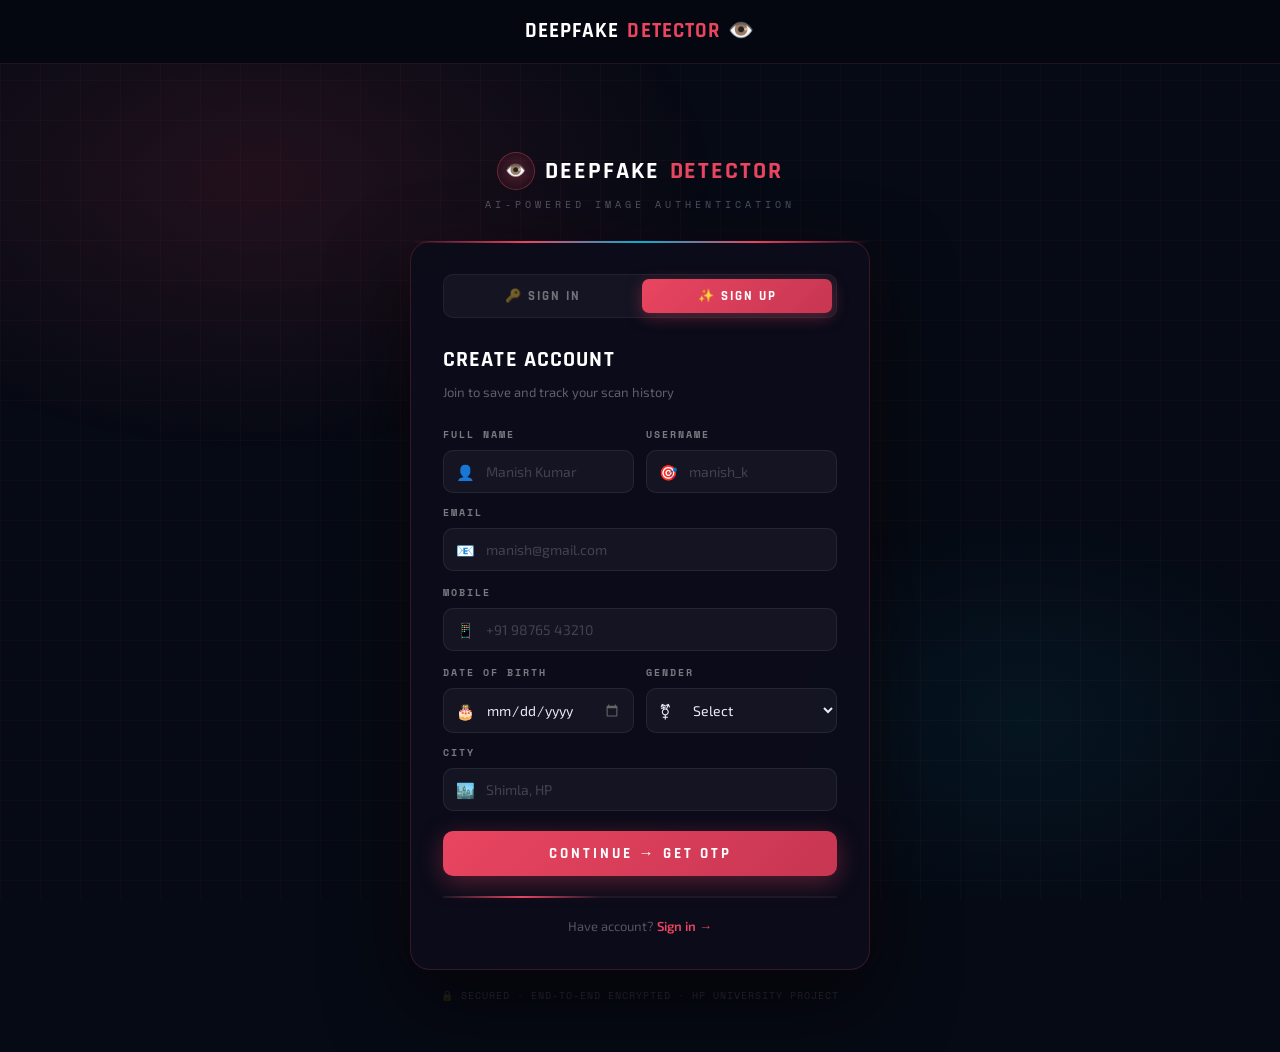
<file: frontend/signup.html>
<!DOCTYPE html>
<html>
<head>
  <meta charset="UTF-8"/>
  <title>Sign Up — DeepFake Detector</title>
  <script>
    // Redirect to signin page with signup tab
    window.location.replace('signin.html?tab=signup');
  </script>
</head>
<body></body>
</html>
</file>
<file: frontend/style.css>
@import url('https://fonts.googleapis.com/css2?family=Space+Mono:wght@400;700&family=Rajdhani:wght@400;500;600;700&family=Exo+2:wght@300;400;500;600;700;800&display=swap');

/* ── DARK THEME ── */
:root, [data-theme="dark"] {
  --bg: #060a14;
  --bg2: #0d1120;
  --bg3: #131928;
  --surface: #141b2d;
  --surface2: #1a2235;
  --border: rgba(255,255,255,0.07);
  --text: #e8ecf4;
  --text2: #8a95b0;
  --text3: #545f7a;
  --accent: #e94560;
  --accent-glow: rgba(233,69,96,0.2);
  --accent2: #00d4ff;
  --nav-bg: #04070f;
}

/* ── LIGHT THEME ── */
[data-theme="light"] {
  --bg: #f0f2f7;
  --bg2: #ffffff;
  --bg3: #e4e8f0;
  --surface: #ffffff;
  --surface2: #f6f8fc;
  --border: rgba(0,0,0,0.08);
  --text: #0f1624;
  --text2: #4a5470;
  --text3: #8a95b0;
  --accent: #e94560;
  --accent-glow: rgba(233,69,96,0.15);
  --accent2: #0099cc;
  --nav-bg: #04070f;
}

/* ── RESET ── */
*, *::before, *::after { margin: 0; padding: 0; box-sizing: border-box; }
html { scroll-behavior: smooth; }
body { font-family: 'Exo 2', sans-serif; background: var(--bg); color: var(--text); font-size: 16px; line-height: 1.6; transition: background 0.3s, color 0.3s; }
a { text-decoration: none; color: inherit; }
ul { list-style: none; }
input[type="file"] { display: none; }

/* ── NAVBAR ── */
nav {
  display: flex;
  align-items: center;
  justify-content: space-between;
  padding: 0 2rem;
  height: 64px;
  background: var(--nav-bg);
  border-bottom: 1px solid rgba(233,69,96,0.15);
  position: sticky;
  top: 0;
  z-index: 100;
}
.nav-logo { display: flex; align-items: center; gap: 8px; font-family: 'Rajdhani', sans-serif; font-size: 1.25rem; font-weight: 700; color: #fff; letter-spacing: 0.05em; text-transform: uppercase; }
.nav-logo strong { color: var(--accent); }
.nav-right { display: flex; align-items: center; gap: 0.75rem; }
.nav-links { display: flex; gap: 0.25rem; }
.nav-links a { padding: 7px 16px; font-size: 0.875rem; font-weight: 600; font-family: 'Rajdhani', sans-serif; letter-spacing: 0.06em; text-transform: uppercase; color: rgba(255,255,255,0.5); border-radius: 6px; transition: all 0.2s; }
.nav-links a:hover { color: #fff; background: rgba(255,255,255,0.07); }
.nav-links a.active { color: var(--accent); background: rgba(233,69,96,0.12); }

/* ── THEME TOGGLE (desktop) ── */
.theme-toggle { background: transparent; border: none; padding: 6px; font-size: 1.2rem; cursor: pointer; color: #fff; border-radius: 50%; width: 36px; height: 36px; display: flex; align-items: center; justify-content: center; transition: background 0.2s, transform 0.2s; line-height: 1; }
.theme-toggle:hover { background: rgba(233,69,96,0.15); transform: rotate(20deg); }

/* ── HAMBURGER BUTTON ──
   IMPORTANT: defined here (outside media query) so reset doesn't collapse .bar spans
── */
.hamburger-btn {
  display: none;
  flex-direction: column;
  justify-content: center;
  align-items: center;
  gap: 5px;
  width: 38px;
  height: 38px;
  background: rgba(233,69,96,0.15);
  border: 1px solid rgba(233,69,96,0.4);
  border-radius: 8px;
  cursor: pointer;
  padding: 0;
  flex-shrink: 0;
}

.hamburger-btn .bar {
  display: block;
  width: 20px;
  height: 2px;
  background: #ffffff;
  border-radius: 2px;
  transition: all 0.3s ease;
  transform-origin: center;
}

.hamburger-btn.open .bar:nth-child(1) { transform: translateY(7px) rotate(45deg); }
.hamburger-btn.open .bar:nth-child(2) { opacity: 0; }
.hamburger-btn.open .bar:nth-child(3) { transform: translateY(-7px) rotate(-45deg); }

/* Show hamburger on mobile */
@media (max-width: 768px) {
  nav {
    position: fixed;
    top: 0; left: 0; right: 0;
    height: 56px;
    padding: 0 12px;
    z-index: 100;
    overflow: visible;
    display: flex;              /* ← add */
    align-items: center;        /* ← add */
    justify-content: space-between; /* ← add */
  }

  .nav-logo {
    font-size: 1.3rem !important;  /* ← chhota karo */
    flex-shrink: 1 !important;
    min-width: 0 !important;
    overflow: hidden !important;
    text-overflow: ellipsis !important;
    white-space: nowrap !important;
    max-width: calc(100% - 60px) !important; /* hamburger ke liye jagah */
  }

  .nav-right {
    flex-shrink: 0 !important;
    display: flex !important;
    align-items: center !important;
  }

  .nav-links { display: none !important; }
  .theme-toggle { display: none !important; }
  .desktop-profile-wrap { display: none !important; }
  
  .hamburger-btn {
    display: flex !important;
    flex-shrink: 0 !important;
    z-index: 101 !important;
  }
}

/* ── HERO ── */
.hero { background: linear-gradient(135deg, #060a14 0%, #0a0f20 50%, #130a1e 100%); padding: 4rem 2rem; display: flex; align-items: center; justify-content: center; gap: 5rem; flex-wrap: wrap; position: relative; overflow: hidden; }
.hero::before { content: ''; position: absolute; inset: 0; background: radial-gradient(ellipse 60% 80% at 70% 50%, rgba(233,69,96,0.06) 0%, transparent 70%); pointer-events: none; }
.hero-text { max-width: 480px; position: relative; }
.hero h1 { font-family: 'Rajdhani', sans-serif; font-size: clamp(2rem, 4.5vw, 3rem); font-weight: 700; color: #fff; letter-spacing: 0.04em; line-height: 1.1; margin-bottom: 1rem; text-transform: uppercase; }
.hero-sub { font-size: 1rem; font-weight: 300; color: rgba(255,255,255,0.55); margin-bottom: 2rem; line-height: 1.75; letter-spacing: 0.01em; }
.badges { display: flex; flex-wrap: wrap; gap: 0.6rem; }
.badge { padding: 6px 14px; background: rgba(255,255,255,0.05); border: 1px solid rgba(255,255,255,0.1); border-radius: 4px; font-size: 0.78rem; font-weight: 600; font-family: 'Rajdhani', sans-serif; letter-spacing: 0.05em; color: rgba(255,255,255,0.8); }

/* ── SCANNER ── */
.scanner-wrap { display: flex; align-items: center; justify-content: center; width: 300px; height: 300px; flex-shrink: 0; }
.scanner-container { position: relative; width: 260px; height: 260px; display: flex; align-items: center; justify-content: center; }
.ring { position: absolute; border-radius: 50%; border: 1.5px solid rgba(233,69,96,0.25); animation: ringPulse 3s ease-in-out infinite; }
.ring-1 { width: 260px; height: 260px; }
.ring-2 { width: 200px; height: 200px; animation-delay: 0.4s; border-color: rgba(233,69,96,0.18); }
.ring-3 { width: 140px; height: 140px; animation-delay: 0.8s; border-color: rgba(233,69,96,0.12); }
@keyframes ringPulse { 0%,100% { opacity:0.5; transform:scale(1); } 50% { opacity:1; transform:scale(1.03); } }
.radar-sweep { position: absolute; width: 260px; height: 260px; border-radius: 50%; background: conic-gradient(from 0deg, transparent 300deg, rgba(233,69,96,0.25) 330deg, rgba(233,69,96,0.5) 358deg, transparent 360deg); animation: radarSpin 3s linear infinite; }
@keyframes radarSpin { to { transform: rotate(360deg); } }
.eye-outer { position: absolute; width: 130px; height: 70px; border: 2.5px solid rgba(255,255,255,0.75); border-radius: 50% 50% 50% 50% / 60% 60% 40% 40%; display: flex; align-items: center; justify-content: center; overflow: hidden; animation: eyeBlink 4s ease-in-out infinite; }
@keyframes eyeBlink { 0%,85%,100% { transform:scaleY(1); } 90% { transform:scaleY(0.08); } }
.eye-inner { width: 50px; height: 50px; border-radius: 50%; display: flex; align-items: center; justify-content: center; }
.iris { width: 44px; height: 44px; border-radius: 50%; border: 2.5px solid var(--accent); display: flex; align-items: center; justify-content: center; animation: irisGlow 2s ease-in-out infinite alternate; }
@keyframes irisGlow { from { box-shadow:0 0 6px rgba(233,69,96,0.4); } to { box-shadow:0 0 18px rgba(233,69,96,0.9),0 0 30px rgba(233,69,96,0.4); } }
.pupil { width: 18px; height: 18px; border-radius: 50%; background: var(--accent); animation: pupilPulse 2s ease-in-out infinite alternate; }
@keyframes pupilPulse { from { transform:scale(0.85); opacity:0.8; } to { transform:scale(1); opacity:1; } }
.scan-line { position: absolute; width: 130px; height: 2px; background: linear-gradient(90deg, transparent, rgba(233,69,96,0.9), transparent); animation: scanMove 2.5s ease-in-out infinite; }
@keyframes scanMove { 0% { transform:translateY(-28px); opacity:0; } 15% { opacity:1; } 85% { opacity:1; } 100% { transform:translateY(28px); opacity:0; } }
.bracket { position: absolute; width: 22px; height: 22px; }
.bracket::before,.bracket::after { content:''; position:absolute; background:var(--accent); border-radius:1px; }
.bracket::before { width:100%; height:2.5px; top:0; }
.bracket::after { width:2.5px; height:100%; top:0; }
.top-left { top:26px; left:26px; }
.top-right { top:26px; right:26px; transform:scaleX(-1); }
.bottom-left { bottom:26px; left:26px; transform:scaleY(-1); }
.bottom-right { bottom:26px; right:26px; transform:scale(-1); }
.orbit-dot { position:absolute; width:5px; height:5px; background:rgba(233,69,96,0.7); border-radius:50%; animation:dotGlow 2s ease-in-out infinite alternate; }
@keyframes dotGlow { from { opacity:0.4; } to { opacity:1; box-shadow:0 0 6px rgba(233,69,96,0.8); } }
.dot-top { top:10px; left:50%; transform:translateX(-50%); }
.dot-right { right:10px; top:50%; transform:translateY(-50%); animation-delay:0.5s; }
.dot-bottom { bottom:10px; left:50%; transform:translateX(-50%); animation-delay:1s; }
.dot-left { left:10px; top:50%; transform:translateY(-50%); animation-delay:1.5s; }
.scanner-label { position:absolute; bottom:4px; left:50%; transform:translateX(-50%); font-family:'Space Mono',monospace; font-size:9px; letter-spacing:3px; color:rgba(255,255,255,0.35); white-space:nowrap; }

/* ── CONTAINER ── */
.container { max-width: 1080px; margin: 0 auto; padding: 2.5rem 1.5rem; }

/* ── SECTION H2 ── */
section h2 { font-family:'Rajdhani',sans-serif; font-size:1.5rem; font-weight:700; color:var(--text); margin-bottom:1.5rem; display:flex; align-items:center; gap:12px; text-transform:uppercase; letter-spacing:0.06em; }
section h2::before { content:''; display:inline-block; width:4px; height:24px; background:var(--accent); border-radius:99px; flex-shrink:0; }

/* ── UPLOAD ── */
.upload-section { background:var(--surface); border:1px solid var(--border); border-radius:14px; padding:2rem; margin-bottom:3rem; }
.section-sub { font-size:0.85rem; color:var(--text3); margin-top:-1rem; margin-bottom:20px; padding-left:16px; font-family:'Space Mono',monospace; }
.drop-zone { border:2px dashed var(--border); border-radius:10px; background:var(--surface2); padding:3rem 2rem; text-align:center; cursor:pointer; margin-bottom:1.25rem; transition:all 0.2s; }
.drop-zone:hover { border-color:var(--accent); background:rgba(233,69,96,0.04); }
.drop-icon { font-size:3rem; margin-bottom:0.75rem; }
.drop-title { font-size:1rem; font-weight:600; font-family:'Rajdhani',sans-serif; letter-spacing:0.04em; color:var(--text); margin-bottom:0.3rem; }
.drop-sub { font-size:0.85rem; color:var(--text3); margin-bottom:1rem; }
.btn-upload { display:inline-block; background:var(--bg2); color:var(--text); border:1px solid var(--border); padding:10px 24px; border-radius:6px; font-size:0.875rem; font-weight:600; font-family:'Rajdhani',sans-serif; letter-spacing:0.04em; cursor:pointer; transition:all 0.2s; margin-bottom:1rem; }
.btn-upload:hover { background:var(--accent); color:#fff; border-color:var(--accent); }
.file-formats { font-size:0.75rem; color:var(--text3); font-family:'Space Mono',monospace; }
.options-box { background:var(--surface2); border:1px solid var(--border); border-radius:10px; padding:1.25rem; margin-bottom:1.25rem; }
.options-box h3 { font-size:0.72rem; font-weight:700; color:var(--text3); text-transform:uppercase; letter-spacing:0.12em; margin-bottom:0.875rem; font-family:'Space Mono',monospace; }
.options-grid { display:grid; grid-template-columns:repeat(2,1fr); gap:0.6rem; }
.option-item { display:flex; align-items:center; gap:8px; font-size:0.875rem; color:var(--text2); }
.option-item input[type="checkbox"] { display:block; width:15px; height:15px; accent-color:var(--accent); flex-shrink:0; }
.option-item label { cursor:pointer; font-weight:500; }
.btn-analyze { width:100%; padding:14px; background:var(--accent); color:#fff; border:none; border-radius:10px; font-size:0.95rem; font-weight:700; font-family:'Rajdhani',sans-serif; letter-spacing:0.08em; text-transform:uppercase; cursor:pointer; transition:all 0.2s; box-shadow:0 4px 18px var(--accent-glow); }
.btn-analyze:hover { background:#d63651; transform:translateY(-2px); }

/* ── STEPS ── */
.how-it-works { margin-bottom:3rem; }
.steps-grid { display:grid; grid-template-columns:repeat(4,1fr); gap:1rem; }
.step-card { background:var(--surface); border:1px solid var(--border); border-radius:14px; padding:1.75rem 1rem 1.5rem; text-align:center; position:relative; transition:all 0.2s; }
.step-card:hover { transform:translateY(-3px); border-color:rgba(233,69,96,0.3); }
.step-number { position:absolute; top:-13px; left:50%; transform:translateX(-50%); background:var(--accent); color:#fff; width:28px; height:28px; border-radius:50%; display:flex; align-items:center; justify-content:center; font-size:0.68rem; font-weight:700; font-family:'Space Mono',monospace; }
.step-icon { font-size:2rem; margin:0.5rem 0 0.875rem; }
.step-card h4 { font-size:0.9rem; font-weight:700; font-family:'Rajdhani',sans-serif; letter-spacing:0.04em; text-transform:uppercase; color:var(--text); margin-bottom:0.4rem; }
.step-card p { font-size:0.8rem; color:var(--text2); line-height:1.6; }

/* ── FEATURES ── */
.features-section { margin-bottom:3rem; }
.features-grid { display:grid; grid-template-columns:repeat(3,1fr); gap:1rem; }
.feature-card { background:var(--surface); border:1px solid var(--border); border-left:4px solid transparent; border-radius:14px; padding:1.5rem; transition:all 0.2s; }
.feature-card:hover { border-left-color:var(--accent); transform:translateY(-2px); }
.feature-icon { font-size:1.75rem; margin-bottom:0.75rem; }
.feature-card h4 { font-size:0.95rem; font-weight:700; font-family:'Rajdhani',sans-serif; letter-spacing:0.04em; text-transform:uppercase; color:var(--text); margin-bottom:0.4rem; }
.feature-card p { font-size:0.82rem; color:var(--text2); line-height:1.65; }

/* ── STATS ── */
.stats-section { display:grid; grid-template-columns:repeat(4,1fr); background:#04070f; border-radius:14px; overflow:hidden; margin-bottom:3rem; border:1px solid rgba(233,69,96,0.1); }
.stat-box { padding:2rem 1rem; text-align:center; border-right:1px solid rgba(255,255,255,0.05); transition:background 0.2s; }
.stat-box:last-child { border-right:none; }
.stat-box:hover { background:rgba(233,69,96,0.04); }
.stat-number { font-family:'Space Mono',monospace; font-size:1.8rem; font-weight:700; color:#fff; margin-bottom:0.4rem; }
.stat-label { font-size:0.7rem; color:rgba(255,255,255,0.35); text-transform:uppercase; letter-spacing:0.08em; font-family:'Rajdhani',sans-serif; }

/* ── DEVELOPER ── */
.developer-section { margin-bottom:3rem; }
.dev-card { background:var(--surface); border:1px solid var(--border); border-radius:14px; padding:2rem 2.5rem; display:flex; align-items:center; gap:2rem; position:relative; overflow:hidden; }
.dev-card::before { content:''; position:absolute; left:0; top:0; bottom:0; width:4px; background:var(--accent); border-radius:4px 0 0 4px; }
.dev-avatar { width:68px; height:68px; border-radius:50%; background:linear-gradient(135deg,var(--accent),#8b1a2f); display:flex; align-items:center; justify-content:center; font-family:'Rajdhani',sans-serif; font-size:1.4rem; font-weight:700; color:#fff; flex-shrink:0; box-shadow:0 4px 20px rgba(233,69,96,0.3); }
.dev-info { flex:1; }
.dev-role { font-size:0.72rem; font-family:'Space Mono',monospace; color:var(--accent); text-transform:uppercase; letter-spacing:0.12em; margin-bottom:0.25rem; }
.dev-name { font-family:'Rajdhani',sans-serif; font-size:1.5rem; font-weight:700; color:var(--text); letter-spacing:0.04em; text-transform:uppercase; margin-bottom:0.2rem; }
.dev-college { font-size:0.83rem; color:var(--text2); margin-bottom:1rem; }
.dev-links { display:flex; gap:0.6rem; flex-wrap:wrap; }
.dev-link { display:inline-flex; align-items:center; gap:7px; padding:7px 16px; border:1px solid var(--border); border-radius:6px; background:var(--surface2); color:var(--text2); font-size:0.82rem; font-weight:600; font-family:'Rajdhani',sans-serif; letter-spacing:0.04em; text-transform:uppercase; transition:all 0.2s; }
.dev-link:hover { background:var(--accent); color:#fff; border-color:var(--accent); transform:translateY(-2px); }
.dev-link svg { flex-shrink:0; }

/* ── FOOTER ── */
footer { background:#04070f; border-top:1px solid rgba(255,255,255,0.05); padding:2.5rem 1.5rem 2rem; }
.footer-content { max-width:500px; margin:0 auto; text-align:center; }
.footer-logo { font-family:'Rajdhani',sans-serif; font-size:1rem; font-weight:700; color:#fff; letter-spacing:0.06em; text-transform:uppercase; margin-bottom:0.6rem; }
.footer-desc { font-size:0.85rem; color:rgba(255,255,255,0.35); margin-bottom:1rem; }
.footer-copy { font-size:0.72rem; color:rgba(255,255,255,0.18); border-top:1px solid rgba(255,255,255,0.05); padding-top:1rem; margin-top:1rem; font-family:'Space Mono',monospace; }

/* ── SCROLLBAR ── */
::-webkit-scrollbar { width:6px; }
::-webkit-scrollbar-track { background:var(--bg2); }
::-webkit-scrollbar-thumb { background:#2a3347; border-radius:4px; }
::-webkit-scrollbar-thumb:hover { background:var(--accent); }
::selection { background:rgba(233,69,96,0.2); }
/* ── DESKTOP AUTH BUTTONS ── */
.desktop-auth-btns {
  display: flex;
  align-items: center;
  gap: 8px;
}
.desk-signin {
  padding: 7px 16px;
  border-radius: 8px;
  font-size: 0.875rem;
  font-weight: 600;
  font-family: 'Rajdhani', sans-serif;
  letter-spacing: 0.04em;
  color: #f4aab7;
  border: 1px solid rgba(233,69,96,0.4);
  background: transparent;
  text-decoration: none;
  transition: all 0.2s;
}
.desk-signin:hover {
  background: rgba(233,69,96,0.1);
  color: #fff;
}
.desk-signup {
  padding: 7px 16px;
  border-radius: 8px;
  font-size: 0.875rem;
  font-weight: 600;
  font-family: 'Rajdhani', sans-serif;
  letter-spacing: 0.04em;
  color: #fff;
  background: #e94560;
  border: none;
  text-decoration: none;
  transition: all 0.2s;
}
.desk-signup:hover { background: #d63651; }

@media (max-width: 768px) {
  .desktop-auth-btns { display: none !important; }
}
</file>
<file: frontend/hamburger.css>
/* ================================================
   hamburger.css
   Z-INDEX: nav=100, overlay=8000, side-menu=9000
   ================================================ */

/* OVERLAY */
.menu-overlay {
  position: fixed;
  top: 0; left: 0;
  width: 100%; height: 100%;
  background: rgba(0,0,0,0.7);
  z-index: 8000;
  opacity: 0;
  visibility: hidden;
  transition: opacity 0.3s ease, visibility 0.3s ease;
}
.menu-overlay.open {
  opacity: 1;
  visibility: visible;
}

/* SIDE MENU */
.side-menu {
  position: fixed;
  top: 0px;
  right: -320px;
  left: auto !important;
  width: 320px;
  height: 100dvh;
  z-index: 9000;
  background: #0c0c1b;
  border-left: 1px solid rgba(233,69,96,0.2);
  box-shadow: -8px 0 40px rgba(0,0,0,0.8);
  transition: right 0.3s ease;
  overflow-y: auto !important;
  -webkit-overflow-scrolling: touch !important;
  overflow-x: hidden;
  display: flex;
  flex-direction: column;
  visibility: hidden;        /* ← YEH ADD KARO */
  pointer-events: none;
}
[data-theme="light"] .side-menu { background: #f4f5ff; }

.side-menu.open { right: 0; 
visibility: visible;        /* ← YEH ADD KARO */
  pointer-events: all;}

/* MENU HEADER */
.menu-header {
  display: flex;
  align-items: center;
  justify-content: space-between;
  padding: 16px 18px;
  border-bottom: 1px solid rgba(233,69,96,0.1);
  flex-shrink: 0;
}
.menu-logo {
  font-size: 14px;
  font-weight: 700;
  color: #e2e8f0;
  display: flex;
  align-items: center;
  gap: 6px;
}
[data-theme="light"] .menu-logo { color: #1e1b4b; }

.menu-close {
  width: 32px; height: 32px;
  border-radius: 8px;
  background: rgba(233,69,96,0.1);
  border: 1px solid rgba(233,69,96,0.2);
  color: #94a3b8;
  font-size: 16px;
  cursor: pointer;
  display: flex;
  align-items: center;
  justify-content: center;
  transition: all 0.2s;
}
.menu-close:hover { background: rgba(233,69,96,0.2); color: #e94560; }

/* PROFILE SECTION */
.menu-profile {
  padding: 16px 18px;
  border-bottom: 1px solid rgba(233,69,96,0.08);
  flex-shrink: 0;
}

.menu-profile-guest { display: block; }

.menu-guest-text {
  font-size: 13px;
  color: #64748b;
  text-align: center;
  margin-bottom: 12px;
  line-height: 1.5;
}
.menu-guest-text strong {
  display: block;
  font-size: 14px;
  color: #94a3b8;
  margin-bottom: 4px;
}

.menu-auth-btns {
  display: grid;
  grid-template-columns: 1fr 1fr;
  gap: 8px;
}
.menu-btn-signin {
  display: block;
  padding: 10px;
  border-radius: 8px;
  font-size: 13px;
  font-weight: 600;
  text-align: center;
  text-decoration: none;
  border: 1px solid rgba(233,69,96,0.35);
  background: transparent;
  color: #f4aab7;
  cursor: pointer;
  transition: background 0.2s;
}
.menu-btn-signin:hover { background: rgba(233,69,96,0.1); }
.menu-btn-signup {
  display: block;
  padding: 10px;
  border-radius: 8px;
  font-size: 13px;
  font-weight: 600;
  text-align: center;
  text-decoration: none;
  background: #e94560;
  color: #fff;
  border: none;
  cursor: pointer;
  transition: opacity 0.2s;
}
.menu-btn-signup:hover { opacity: 0.9; }

/* Logged-in user */
.menu-profile-user {
  display: none;
  align-items: center;
  gap: 12px;
}
.menu-profile-user.visible { display: flex; }

.menu-avatar {
  width: 44px; height: 44px;
  border-radius: 12px;
  background: linear-gradient(135deg, #e94560, #8b1a2f);
  display: flex;
  align-items: center;
  justify-content: center;
  font-size: 15px;
  font-weight: 800;
  color: #fff;
  flex-shrink: 0;
}
.menu-user-info { flex: 1; overflow: hidden; }
.menu-user-name { font-size: 14px; font-weight: 700; color: #e2e8f0; white-space: nowrap; overflow: hidden; text-overflow: ellipsis; display: block; }
.menu-user-email { font-size: 11px; color: #64748b; white-space: nowrap; overflow: hidden; text-overflow: ellipsis; display: block; margin-top: 2px; }
[data-theme="light"] .menu-user-name { color: #1e1b4b; }

.menu-scan-badge {
  display: inline-block;
  margin-top: 4px;
  padding: 2px 8px;
  border-radius: 20px;
  font-size: 10px;
  font-weight: 600;
  background: rgba(16,185,129,0.12);
  color: #10b981;
  border: 1px solid rgba(16,185,129,0.2);
}
.menu-scan-badge.limit { background: rgba(233,69,96,0.1); color: #e94560; border-color: rgba(233,69,96,0.2); }

.menu-edit-btn {
  width: 30px; height: 30px;
  border-radius: 8px;
  background: rgba(233,69,96,0.08);
  border: 1px solid rgba(233,69,96,0.15);
  color: #e94560;
  cursor: pointer;
  display: flex;
  align-items: center;
  justify-content: center;
  font-size: 14px;
  flex-shrink: 0;
}

/* NAV LINKS */
.menu-nav { padding: 8px 10px; flex: 1; }

.menu-section-label {
  display: block;
  font-size: 10px;
  font-weight: 700;
  letter-spacing: 2.5px;
  color: #475569;
  text-transform: uppercase;
  padding: 8px 10px 5px;
}

.menu-nav-item {
  display: flex;
  align-items: center;
  gap: 12px;
  width: 100%;
  padding: 11px 12px;
  border-radius: 10px;
  text-decoration: none;
  color: #8a95b0;
  font-size: 14px;
  font-weight: 500;
  cursor: pointer;
  border: none;
  background: transparent;
  text-align: left;
  margin-bottom: 2px;
  box-sizing: border-box;
  text-transform: none !important;
  letter-spacing: normal !important;
  font-family: 'Exo 2', sans-serif !important;
  transition: background 0.15s, color 0.15s;
}
.menu-nav-item:hover { background: rgba(233,69,96,0.08); color: #fff; }
.menu-nav-item.active { background: rgba(233,69,96,0.1); color: #e94560; border-left: 3px solid #e94560; padding-left: 9px; }
.menu-nav-item.signout { color: #e94560; }
[data-theme="light"] .menu-nav-item { color: #4b5563; }
[data-theme="light"] .menu-nav-item:hover { color: #c73652; background: rgba(233,69,96,0.06); }

.menu-nav-icon {
  width: 32px; height: 32px;
  border-radius: 8px;
  background: rgba(233,69,96,0.08);
  display: flex;
  align-items: center;
  justify-content: center;
  font-size: 15px;
  flex-shrink: 0;
}
.menu-nav-text { flex: 1; }
.menu-nav-badge { font-size: 10px; font-weight: 700; padding: 2px 7px; border-radius: 10px; background: rgba(233,69,96,0.15); color: #e94560; }

.menu-divider { display: block; height: 1px; background: rgba(233,69,96,0.08); margin: 6px 10px; }
/* Fix menu-nav height conflict */
nav.menu-nav {
  height: auto !important;
  min-height: unset !important;
  position: static !important;
  background: transparent !important;
  border: none !important;
  padding: 8px 10px !important;
  display: flex !important;
  flex-direction: column !important; 
}
/* THEME FOOTER */
.menu-footer {
  padding: 12px 16px;
  border-top: 1px solid rgba(233,69,96,0.1);
  flex-shrink: 0;
}
.theme-row {
  display: flex;
  align-items: center;
  justify-content: space-between;
  padding: 10px 13px;
  border-radius: 10px;
  background: rgba(233,69,96,0.05);
  border: 1px solid rgba(233,69,96,0.1);
}
.theme-row-label { display: flex; align-items: center; gap: 10px; font-size: 13px; color: #8a95b0; }
[data-theme="light"] .theme-row-label { color: #4b5563; }
.theme-row-icon { width: 28px; height: 28px; border-radius: 7px; background: rgba(233,69,96,0.08); display: flex; align-items: center; justify-content: center; font-size: 14px; }
.theme-switch { position: relative; width: 44px; height: 24px; display: block; }
.theme-switch input { opacity: 0; width: 0; height: 0; }
.theme-slider { position: absolute; inset: 0; border-radius: 24px; background: rgba(233,69,96,0.15); border: 1px solid rgba(233,69,96,0.25); cursor: pointer; transition: all 0.3s; }
.theme-slider::before { content: ''; position: absolute; width: 18px; height: 18px; border-radius: 50%; background: #e94560; top: 2px; left: 2px; transition: transform 0.3s; box-shadow: 0 2px 6px rgba(233,69,96,0.4); }
.theme-switch input:checked + .theme-slider { background: rgba(245,158,11,0.2); border-color: rgba(245,158,11,0.35); }
.theme-switch input:checked + .theme-slider::before { transform: translateX(20px); background: #f59e0b; }

/* ================================================
   HAMBURGER BUTTON
   Desktop: hidden | Mobile: visible
   ================================================ */

/* Desktop pe hamburger hide, nav-links show */
.hamburger-btn {
  display: none;
}

@media (max-width: 768px) {

  .nav-links {
    display: none !important;
  }

  .desktop-profile-wrap {
    display: none !important;
  }

  .theme-toggle {
    display: none !important;
  }

  .nav-right {
    display: flex !important;
    align-items: center !important;
    gap: 8px !important;
    margin-left: auto !important;
  }

  .hamburger-btn {
    display: flex !important;
    flex-direction: column;
    justify-content: center;
    align-items: center;
    width: 38px;
    height: 38px;
    background: rgba(233, 69, 96, 0.12);
    border: 1px solid rgba(233, 69, 96, 0.4);
    border-radius: 8px;
    cursor: pointer;
    padding: 0;
    z-index: 200;
    flex-shrink: 0;
    transition: background 0.2s;
  }

  .hamburger-btn:hover {
    background: rgba(233, 69, 96, 0.25);
  }

  .hamburger-btn .bar {
    display: block;
    width: 18px;
    height: 2px;
    background: #e94560;
    border-radius: 2px;
    margin: 2px 0;
    transition: all 0.3s ease;
    transform-origin: center;
  }

  .hamburger-btn.open .bar:nth-child(1) {
    transform: translateY(6px) rotate(45deg);
  }
  .hamburger-btn.open .bar:nth-child(2) {
    opacity: 0;
    transform: scaleX(0);
  }
  .hamburger-btn.open .bar:nth-child(3) {
    transform: translateY(-6px) rotate(-45deg);
  }
}
/* DESKTOP PROFILE DROPDOWN */
@media (min-width: 769px) {
  .desktop-profile-btn { display: none; align-items: center; gap: 8px; padding: 6px 12px 6px 8px; border-radius: 30px; background: rgba(233,69,96,0.08); border: 1px solid rgba(233,69,96,0.2); cursor: pointer; transition: all 0.2s; }
  .desktop-profile-btn.visible { display: flex; }
  .desktop-profile-btn:hover { background: rgba(233,69,96,0.15); }
  .desktop-profile-avatar { width: 28px; height: 28px; border-radius: 50%; background: linear-gradient(135deg,#e94560,#8b1a2f); display: flex; align-items: center; justify-content: center; font-size: 11px; font-weight: 800; color: #fff; }
  .desktop-profile-name { font-size: 13px; font-weight: 600; color: #f4aab7; max-width: 90px; white-space: nowrap; overflow: hidden; text-overflow: ellipsis; }
  [data-theme="light"] .desktop-profile-name { color: #c73652; }
  .desktop-profile-wrap { position: relative; }
  .desktop-profile-dropdown { position: absolute; top: calc(100% + 10px); right: 0; width: 230px; background: #0c0c1b; border: 1px solid rgba(233,69,96,0.2); border-radius: 14px; padding: 6px; box-shadow: 0 12px 40px rgba(0,0,0,0.6); opacity: 0; transform: translateY(-8px); pointer-events: none; transition: all 0.2s ease; z-index: 500; }
  [data-theme="light"] .desktop-profile-dropdown { background: #f8f8ff; }
  .desktop-profile-dropdown.open { opacity: 1; transform: none; pointer-events: all; }
  .dropdown-user-header { padding: 10px 10px 12px; border-bottom: 1px solid rgba(233,69,96,0.08); margin-bottom: 4px; }
  .dropdown-user-name { font-size: 13px; font-weight: 700; color: #e2e8f0; }
  .dropdown-user-email { font-size: 11px; color: #64748b; margin-top: 2px; }
  .dropdown-user-plan { display: inline-flex; align-items: center; gap: 4px; margin-top: 5px; padding: 2px 8px; border-radius: 20px; font-size: 10px; font-weight: 700; background: rgba(16,185,129,0.1); color: #10b981; border: 1px solid rgba(16,185,129,0.2); }
  [data-theme="light"] .dropdown-user-name { color: #1e1b4b; }
  .dropdown-item { display: flex; align-items: center; gap: 8px; padding: 9px 10px; border-radius: 9px; font-size: 13px; color: #8a95b0; cursor: pointer; text-decoration: none; transition: all 0.15s; text-transform: none; font-family: 'Exo 2', sans-serif; }
  .dropdown-item:hover { background: rgba(233,69,96,0.08); color: #fff; }
  .dropdown-item.danger { color: #f87171; }
  .dropdown-item.danger:hover { color: #e94560; }
  .dropdown-divider { height: 1px; background: rgba(233,69,96,0.08); margin: 4px; }
  [data-theme="light"] .dropdown-item { color: #4b5563; }
  [data-theme="light"] .dropdown-item:hover { color: #c73652; }
}
</file>
<file: frontend/mobile.css>
/* mobile.css — No hamburger conflicts, z-index clean */

/* HERO */
@media (max-width: 900px) {
  .hero {
    flex-direction: column-reverse !important;
    padding: 72px 20px 32px !important;
    text-align: center !important;
    gap: 20px !important;
    min-height: auto !important;
    align-items: center !important;
  }
  .scanner-wrap { width: 100% !important; display: flex !important; justify-content: center !important; }
  .scanner-container { width: 210px !important; height: 210px !important; }
  .ring-1 { width: 210px !important; height: 210px !important; }
  .ring-2 { width: 160px !important; height: 160px !important; }
  .ring-3 { width: 110px !important; height: 110px !important; }
  .radar-sweep { width: 210px !important; height: 210px !important; }
  .eye-outer { width: 100px !important; height: 55px !important; }
  .scan-line { width: 100px !important; }
  .hero-text { max-width: 100% !important; }
  .hero-text h1 { font-size: clamp(1.5rem, 7vw, 2rem) !important; line-height: 1.15 !important; }
  .hero-sub { font-size: 13px !important; margin: 6px 0 14px !important; }
  .badges { justify-content: center !important; flex-wrap: wrap !important; gap: 6px !important; }
  .badge { font-size: 11px !important; padding: 5px 10px !important; border-radius: 20px !important; }
}

/* UPLOAD */
@media (max-width: 768px) {
  .upload-section { padding: 18px 14px !important; border-radius: 14px !important; margin-bottom: 18px !important; }
  .upload-section h2 { font-size: 1.1rem !important; }
  .section-sub { font-size: 12px !important; margin-bottom: 12px !important; }
  .drop-zone { padding: 20px 12px !important; border-radius: 12px !important; }
  .drop-icon { font-size: 28px !important; }
  .drop-title { font-size: 14px !important; }
  .drop-sub { font-size: 12px !important; }
  .btn-upload { padding: 9px 22px !important; font-size: 13px !important; }
  .file-formats { font-size: 11px !important; }
  .options-box { padding: 12px !important; border-radius: 10px !important; margin-top: 12px !important; }
  .options-box h3 { font-size: 11px !important; margin-bottom: 8px !important; }
  .options-grid { grid-template-columns: 1fr 1fr !important; gap: 6px !important; }
  .option-item label { font-size: 12px !important; }
  .btn-analyze { font-size: 14px !important; padding: 13px !important; border-radius: 10px !important; margin-top: 12px !important; }
}

/* STEPS */
@media (max-width: 768px) {
  .steps-grid { grid-template-columns: 1fr 1fr !important; gap: 10px !important; }
  .step-card { padding: 14px 10px !important; border-radius: 12px !important; }
  .step-number { font-size: 18px !important; }
  .step-icon { font-size: 20px !important; }
  .step-card h4 { font-size: 12px !important; }
  .step-card p { font-size: 11px !important; }
}

/* FEATURES */
@media (max-width: 768px) {
  .features-grid { grid-template-columns: 1fr 1fr !important; gap: 10px !important; }
  .feature-card { padding: 14px 10px !important; border-radius: 12px !important; }
  .feature-icon { font-size: 22px !important; }
  .feature-card h4 { font-size: 12px !important; }
  .feature-card p { font-size: 11px !important; }
}

/* STATS */
@media (max-width: 768px) {
  .stats-section { grid-template-columns: 1fr 1fr !important; }
  .stat-box { padding: 16px 8px !important; }
  .stat-number { font-size: 1.5rem !important; }
  .stat-label { font-size: 10px !important; }
}

/* DEV */
@media (max-width: 768px) {
  .dev-card { flex-direction: column !important; align-items: center !important; text-align: center !important; padding: 20px 16px !important; gap: 12px !important; }
  .dev-card::before { top: 0 !important; left: 0 !important; right: 0 !important; bottom: auto !important; width: auto !important; height: 4px !important; border-radius: 14px 14px 0 0 !important; }
  .dev-avatar { width: 56px !important; height: 56px !important; font-size: 18px !important; }
  .dev-name { font-size: 1rem !important; }
  .dev-college { font-size: 12px !important; }
  .dev-links { justify-content: center !important; flex-wrap: wrap !important; gap: 7px !important; }
  .dev-link { font-size: 12px !important; padding: 6px 12px !important; }
}

/* FOOTER */
@media (max-width: 768px) {
  footer { padding: 20px 16px 28px !important; text-align: center !important; }
  .footer-logo { font-size: 13px !important; }
  .footer-desc { font-size: 12px !important; }
  .footer-copy { font-size: 11px !important; }
}

/* RESULT PAGE */
@media (max-width: 768px) {
  .result-main { padding: 70px 14px 110px !important; }
  .result-topbar { flex-direction: column !important; align-items: stretch !important; text-align: center !important; gap: 10px !important; margin-bottom: 16px !important; }
  .result-heading { font-size: 1.2rem !important; }
  .result-grid { grid-template-columns: 1fr !important; gap: 14px !important; }
  .result-card { padding: 14px !important; border-radius: 14px !important; }
  .image-meta { grid-template-columns: 1fr 1fr !important; gap: 6px !important; }
  .score-display { flex-direction: column !important; align-items: center !important; gap: 14px !important; }
  .score-ring-wrap { width: 110px !important; height: 110px !important; }
  .score-number { font-size: 24px !important; }
  .score-legend { width: 100% !important; }
  .breakdown-name { font-size: 12px !important; }
  .breakdown-note { font-size: 11px !important; }
  .report-grid { grid-template-columns: 1fr !important; gap: 12px !important; }
  .report-footer-strip { flex-direction: column !important; gap: 5px !important; font-size: 11px !important; }
  .action-row {
    position: fixed !important;
    bottom: 0 !important; left: 0 !important; right: 0 !important;
    flex-direction: row !important; flex-wrap: wrap !important;
    gap: 6px !important; padding: 10px 12px !important;
    background: rgba(4,7,15,0.97) !important;
    backdrop-filter: blur(14px) !important;
    border-top: 1px solid rgba(233,69,96,0.12) !important;
    z-index: 90 !important;
  }
  .btn-action { flex: 1 !important; min-width: 120px !important; justify-content: center !important; padding: 10px 6px !important; font-size: 12px !important; }
  .btn-action.primary { flex: 100% !important; order: -1 !important; padding: 13px !important; font-size: 14px !important; }
}

/* TABLET */
@media (min-width: 769px) and (max-width: 1024px) {
  .steps-grid { grid-template-columns: repeat(2,1fr) !important; }
  .features-grid { grid-template-columns: repeat(3,1fr) !important; }
  .result-grid { grid-template-columns: 1fr !important; }
  .container { padding: 0 24px !important; }
}

/* SMALL SCREENS */
@media (max-width: 380px) {
  .options-grid { grid-template-columns: 1fr !important; }
  .stats-section { grid-template-columns: 1fr !important; }
  .steps-grid { grid-template-columns: 1fr !important; }
  .features-grid { grid-template-columns: 1fr !important; }
}
</file>
